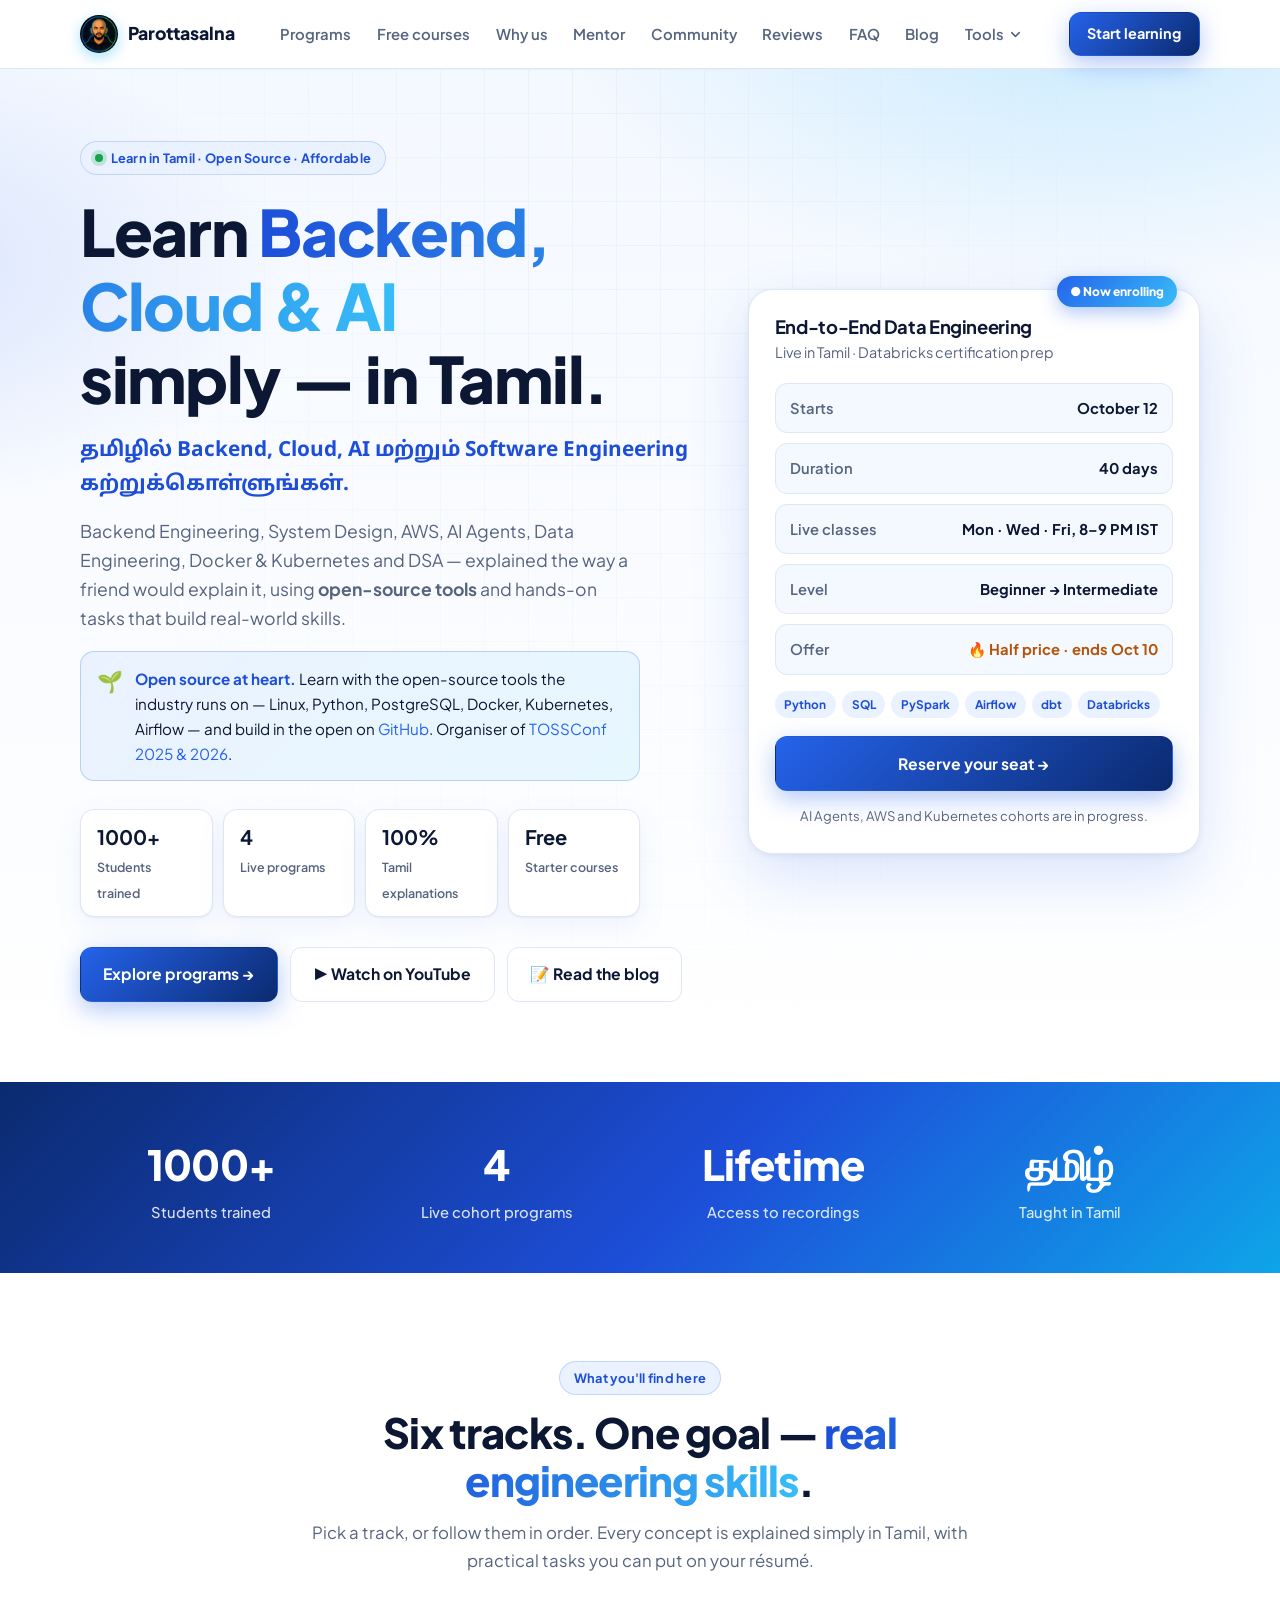
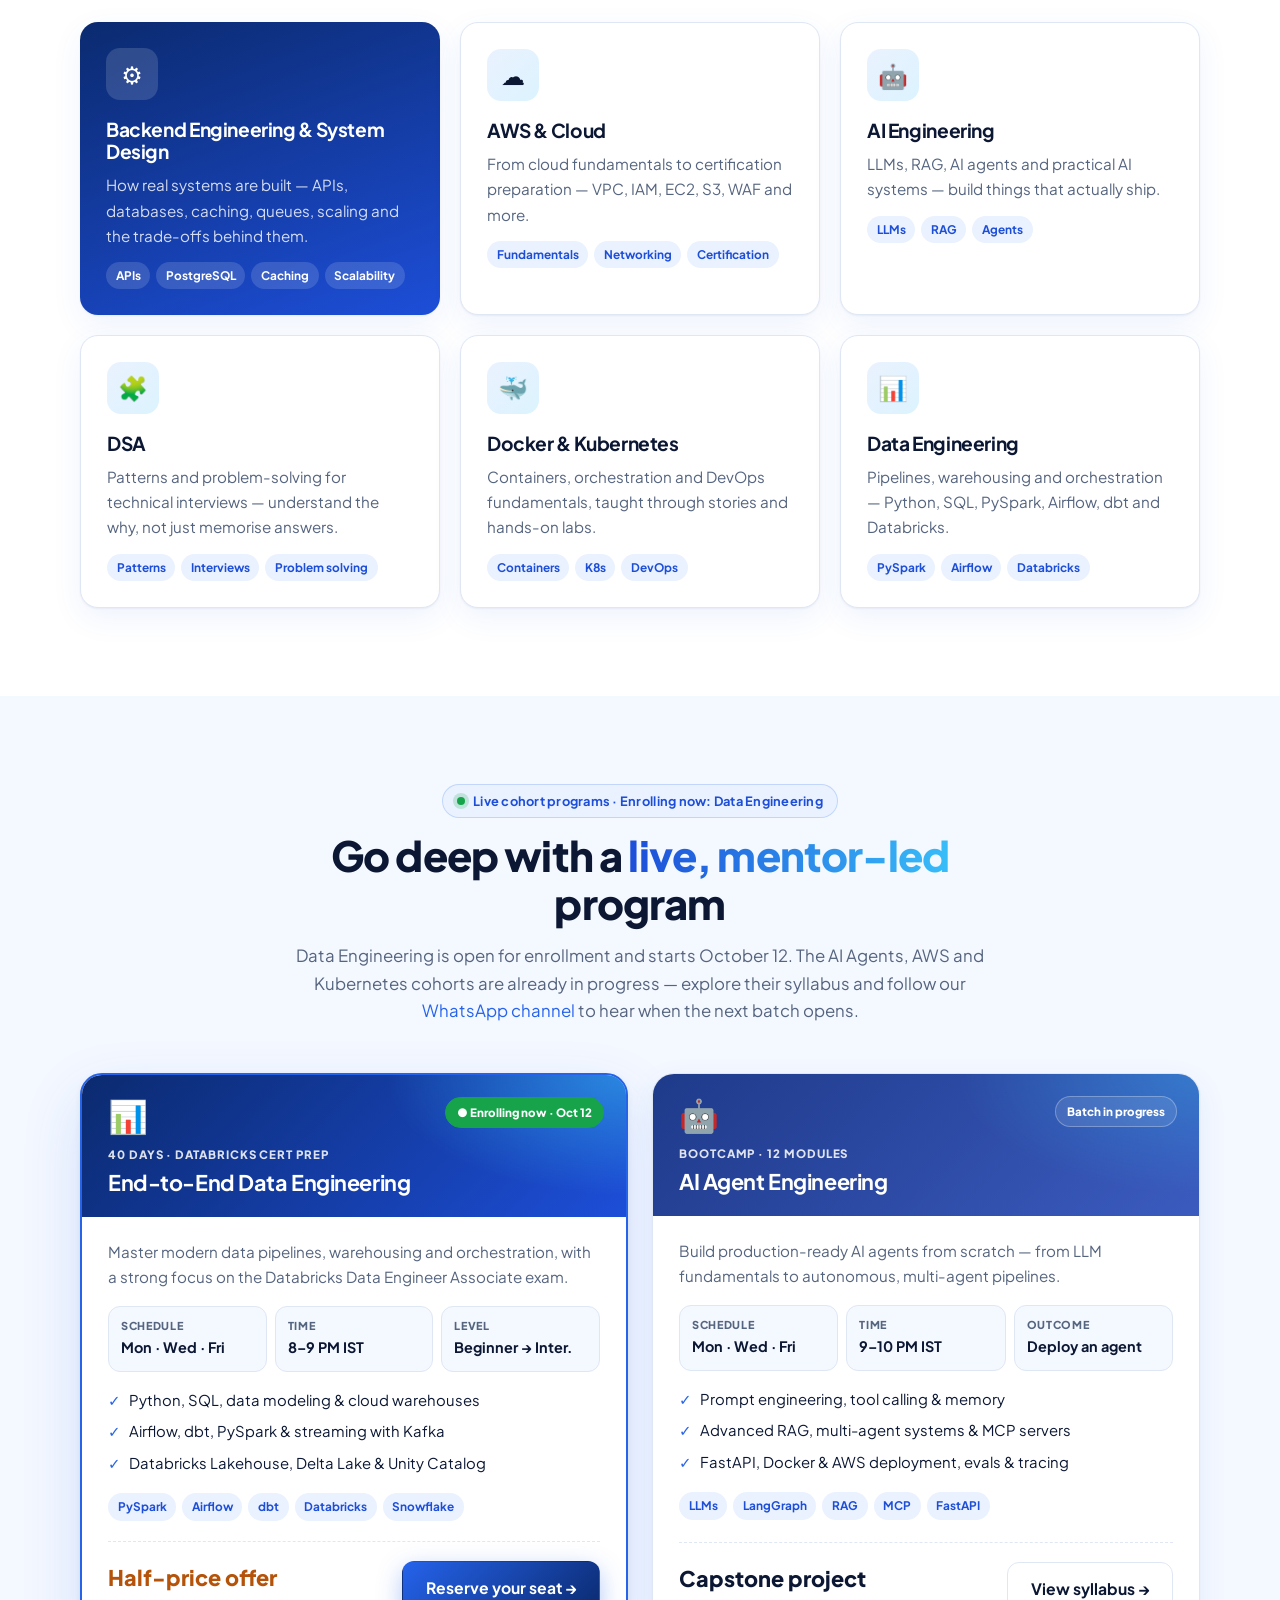
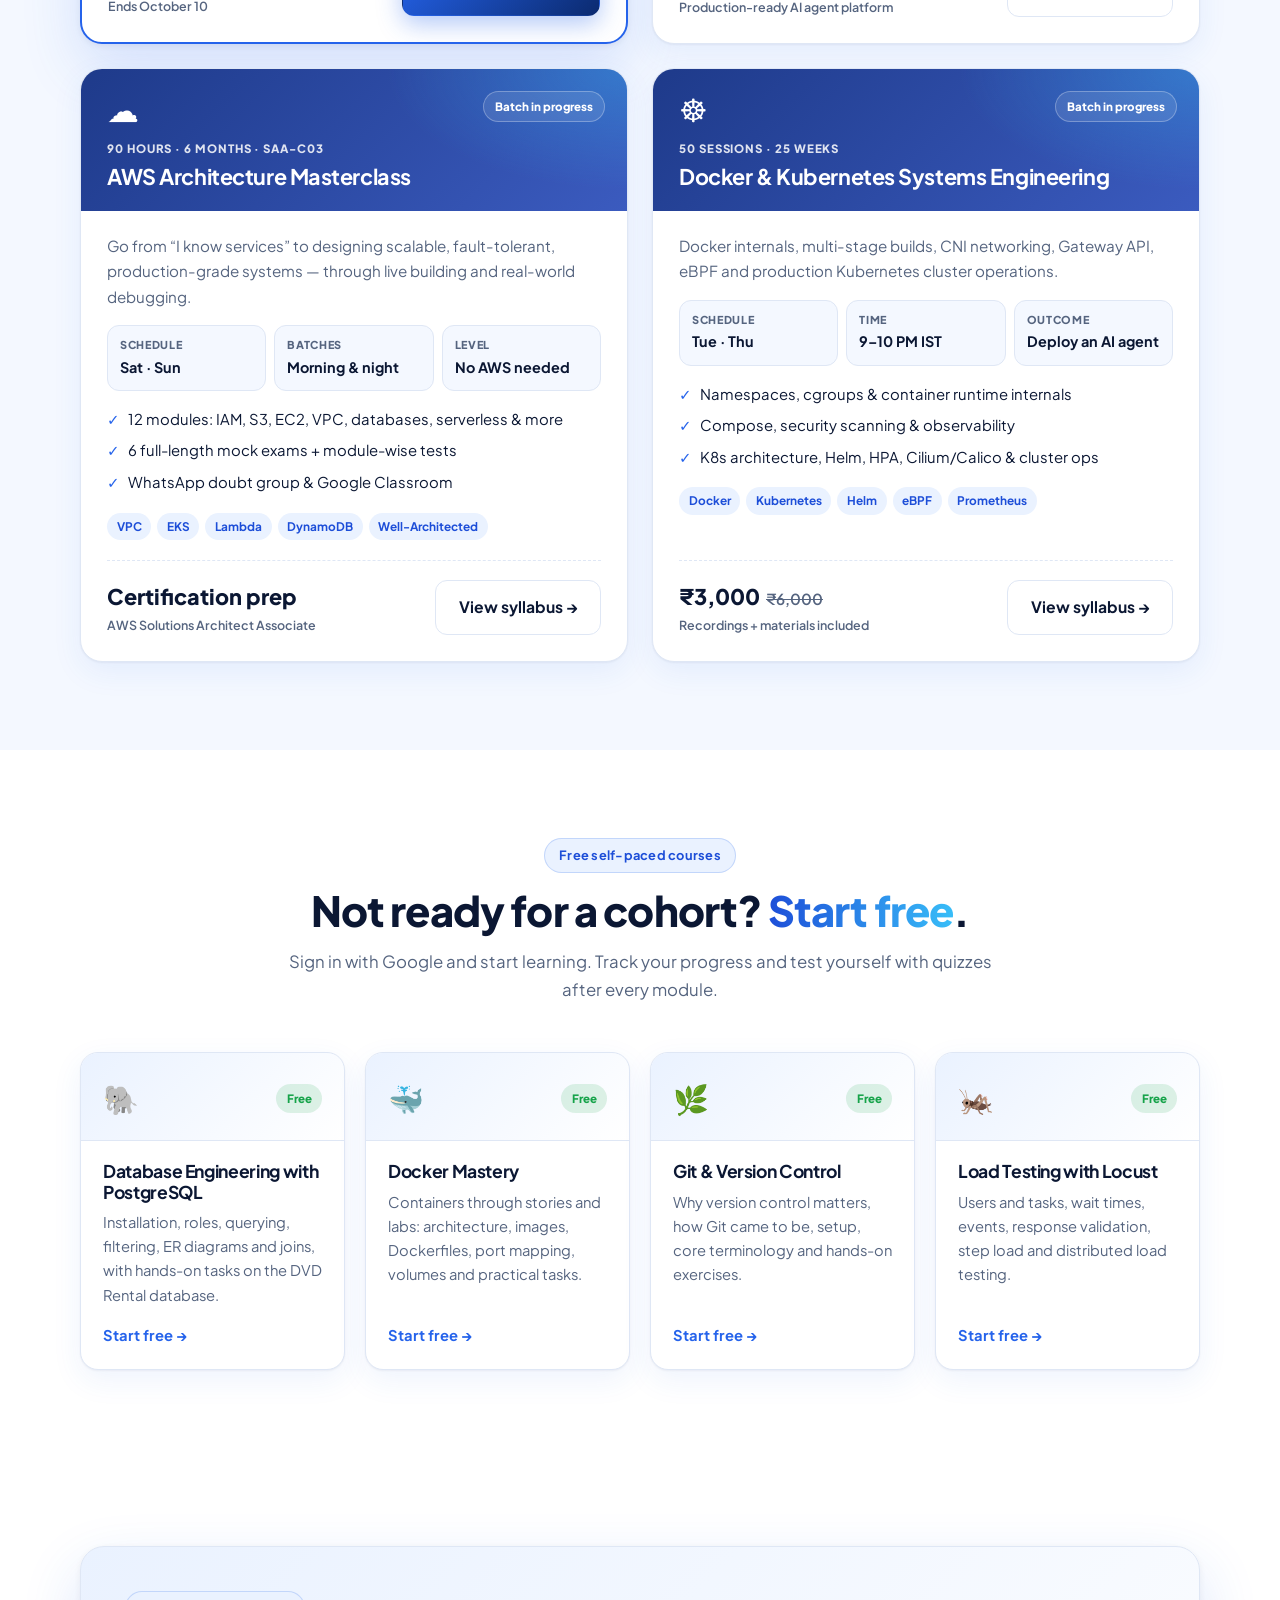
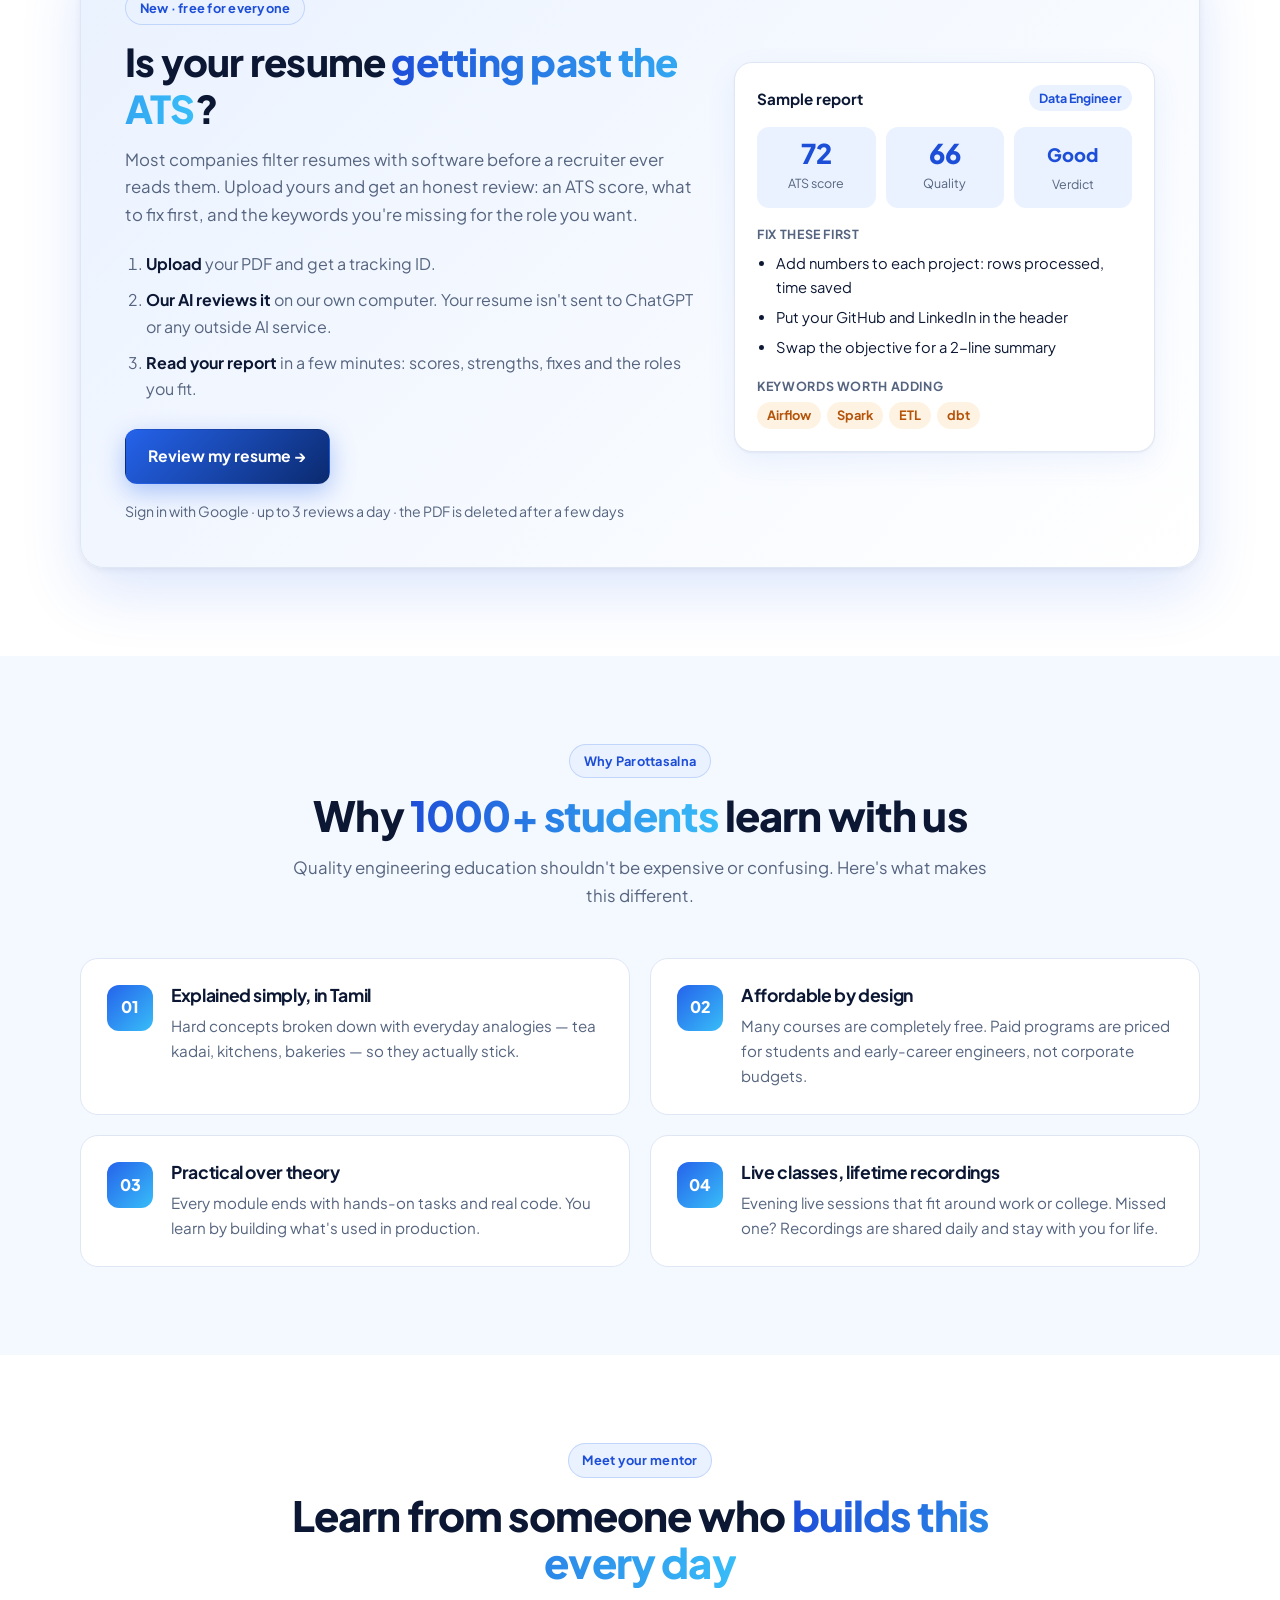
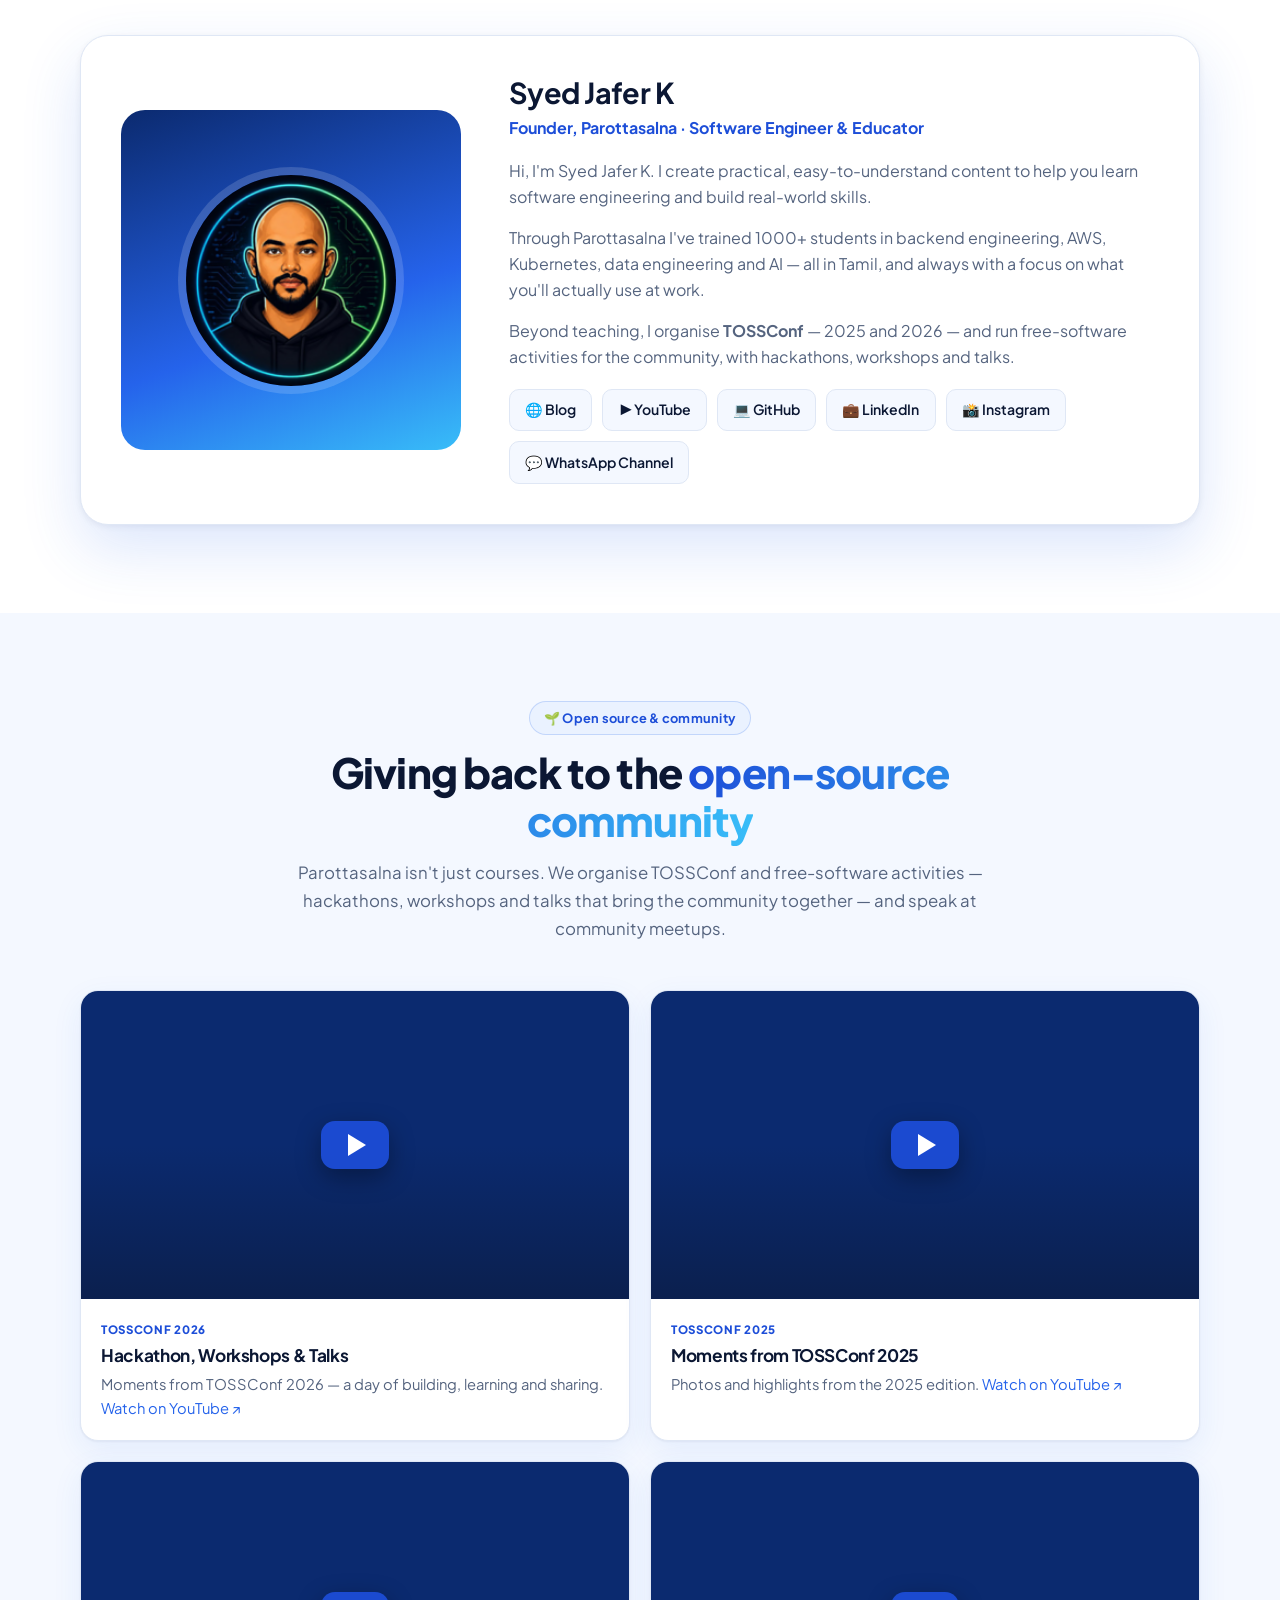
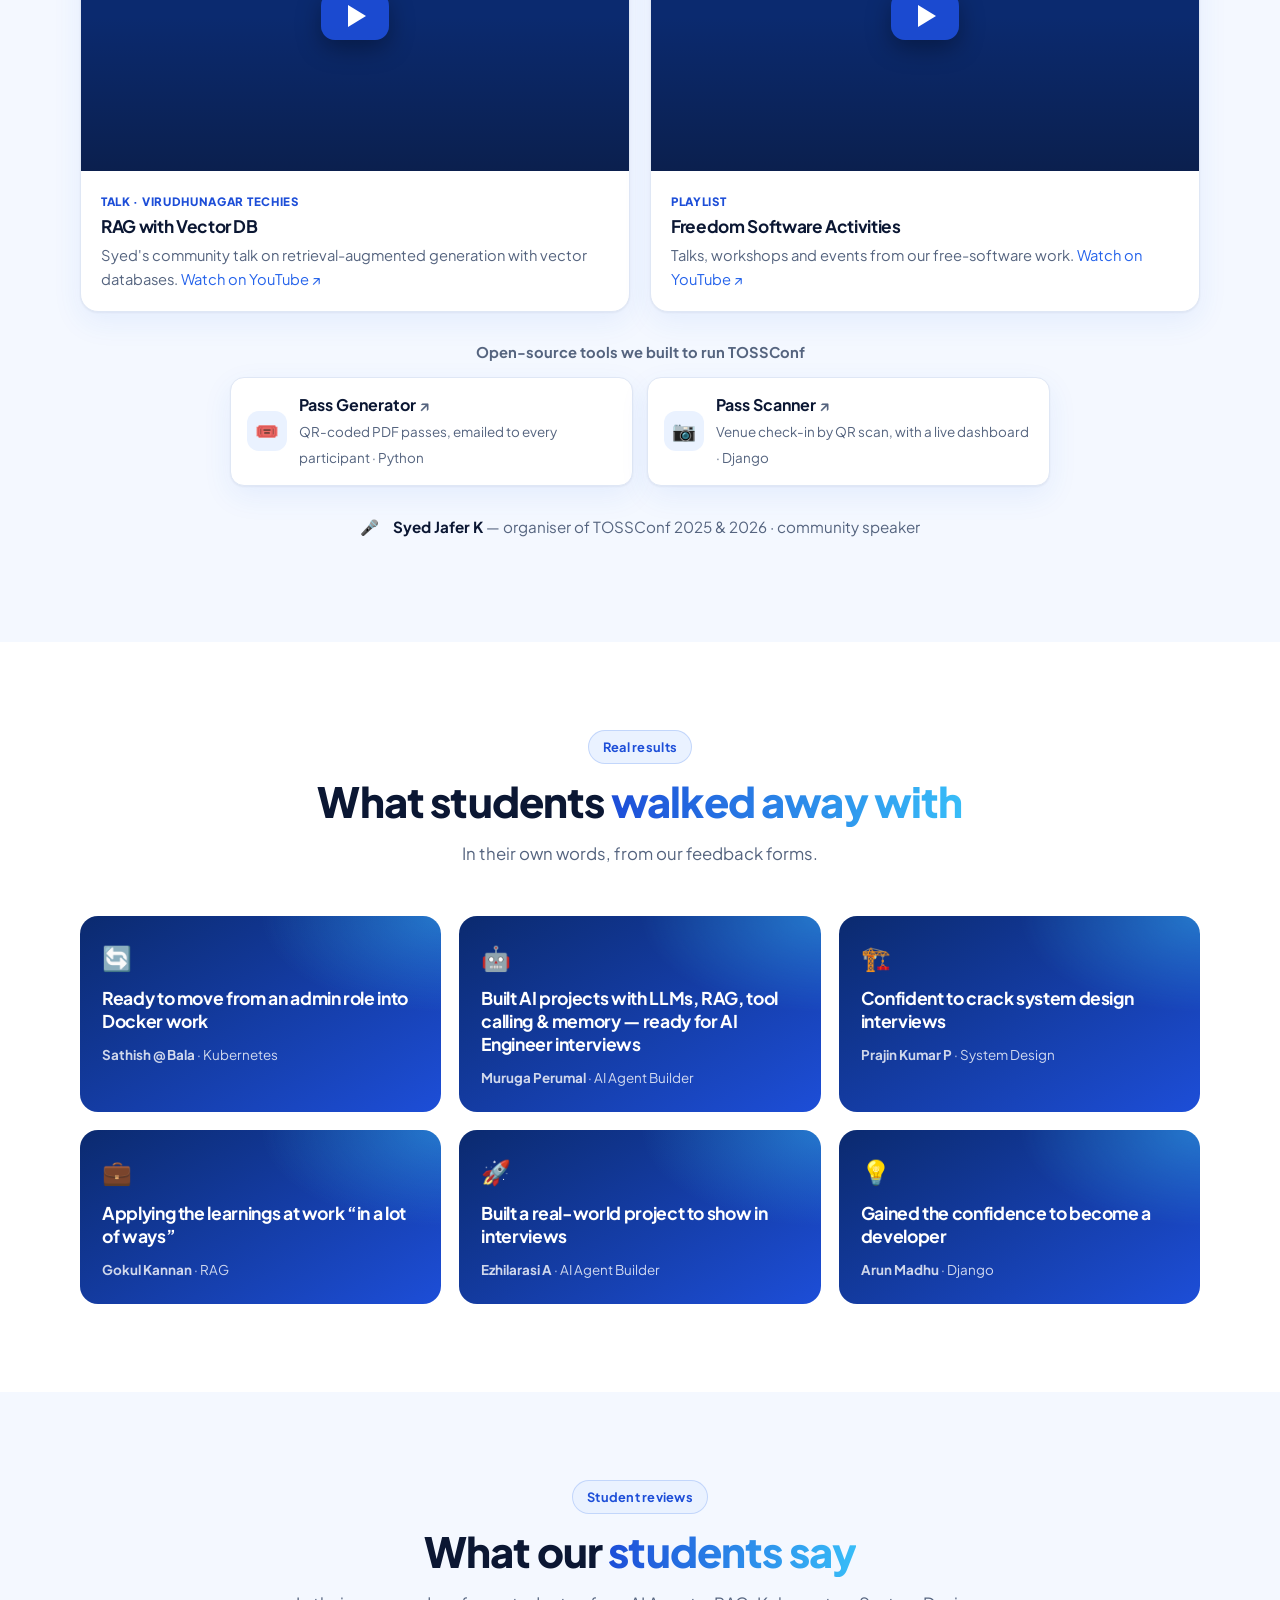
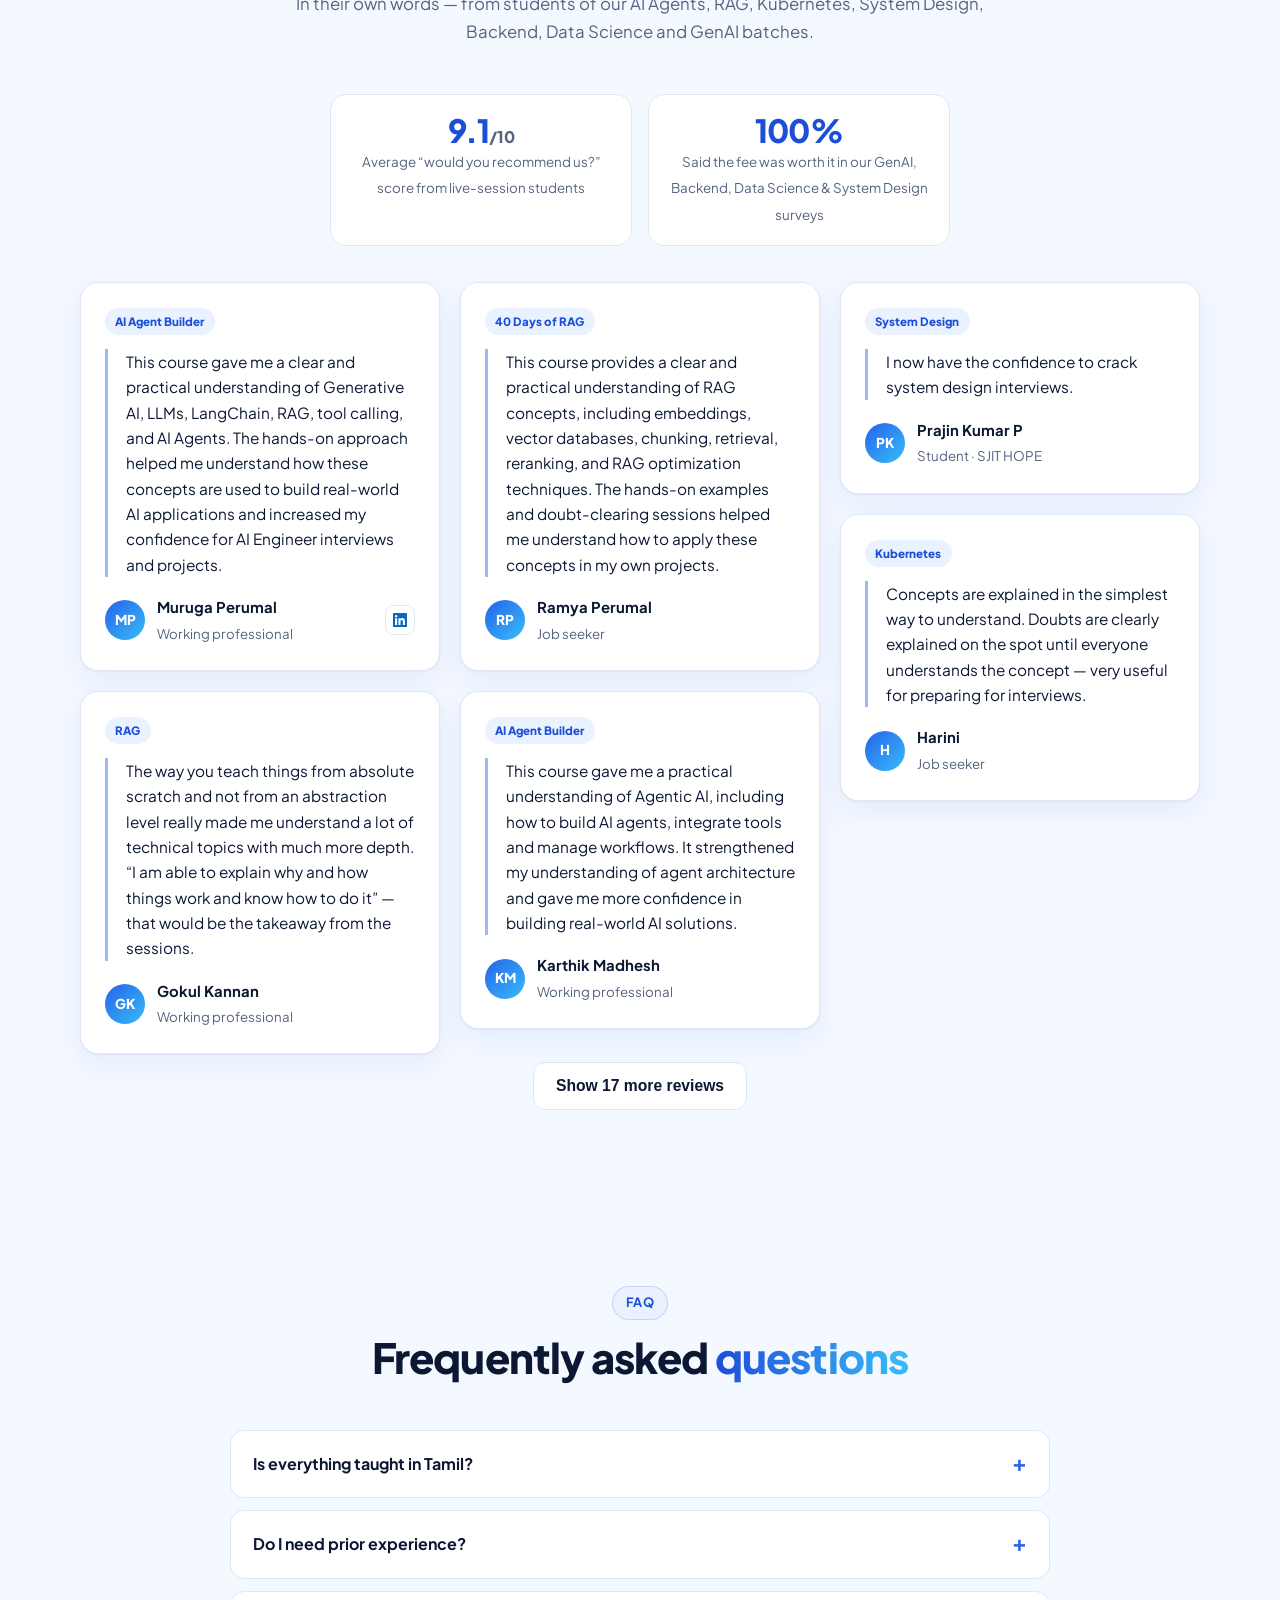
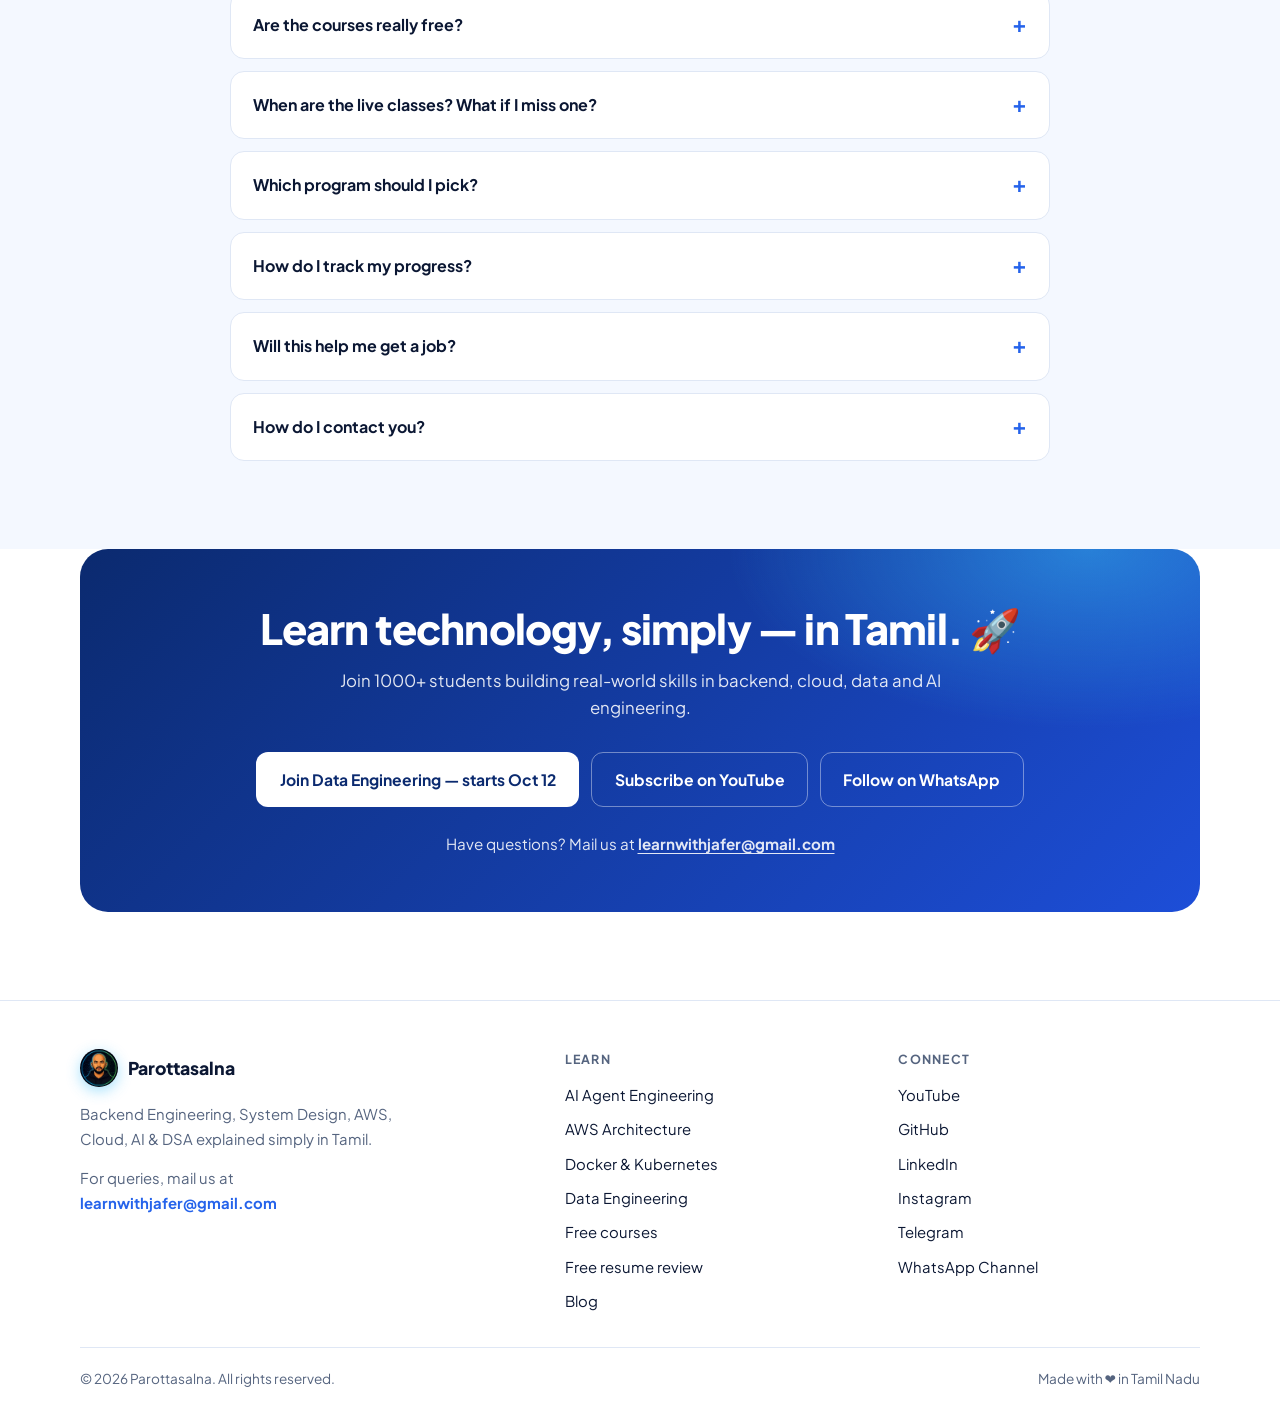
<file: index.html>
<!doctype html>
<html lang="en">
<head>
  <meta charset="utf-8">
  <script src="assets/js/analytics.js"></script>
  <meta name="viewport" content="width=device-width, initial-scale=1">
  <title>Parottasalna — Learn Backend, Cloud & AI in Tamil</title>
  <meta name="description" content="Backend Engineering, System Design, AWS, Cloud, AI & DSA explained simply in Tamil. Affordable, practical courses by Syed Jafer K — 1000+ students trained.">
  <meta name="theme-color" content="#1d4ed8">
  <link rel="icon" href="favicon-48.png" type="image/png">
  <link rel="preconnect" href="https://fonts.googleapis.com">
  <link rel="preconnect" href="https://fonts.gstatic.com" crossorigin>
  <link href="https://fonts.googleapis.com/css2?family=Plus+Jakarta+Sans:wght@400;500;600;700;800&family=Noto+Sans+Tamil:wght@500;700&display=swap" rel="stylesheet">
  <link rel="stylesheet" href="assets/css/site.css">
</head>
<body>

<!-- ============ NAV ============ -->
<header class="nav">
  <div class="wrap nav-in">
    <a class="brand" href="#top"><img src="logo-192.png" alt="">Parottasalna</a>
    <nav class="nav-links" id="nav-links" aria-label="Primary">
      <a href="#programs">Programs</a>
      <a href="#courses">Free courses</a>
      <a href="#why">Why us</a>
      <a href="#mentor">Mentor</a>
      <a href="#community">Community</a>
      <a href="#reviews">Reviews</a>
      <a href="#faq">FAQ</a>
      <a href="https://learn.parottasalna.com/blog/">Blog</a>
      <div class="nav-drop">
        <button class="drop-btn" type="button" aria-expanded="false" aria-controls="tools-menu">Tools
          <svg viewBox="0 0 24 24" fill="none" stroke="currentColor" stroke-width="2.4" stroke-linecap="round" stroke-linejoin="round" aria-hidden="true"><path d="m6 9 6 6 6-6"/></svg>
        </button>
        <div class="drop-menu" id="tools-menu">
          <a href="tools/kanban/">
            <span class="ic">🗂️</span>
            <span><b>Kanban board</b></span>
          </a>
          <a href="tools/dsa-tracker/">
            <span class="ic">✅</span>
            <span><b>DSA tracker</b></span>
          </a>
          <a href="tools/pomodoro/">
            <span class="ic">🍅</span>
            <span><b>Pomodoro timer</b></span>
          </a>
          <a href="tools/qr-builder/">
            <span class="ic">🔳</span>
            <span><b>QR code builder</b></span>
          </a>
          <a href="https://syedjaferk.github.io/tamil-osm-name-gap-finder/" target="_blank" rel="noopener">
            <span class="ic">🗺️</span>
            <span><b>Tamil Name Gap Finder ↗</b></span>
          </a>
          <a class="all-tools" href="tools/">All tools →</a>
        </div>
      </div>
    </nav>
    <div class="nav-right">
      <a class="btn btn-primary" href="https://learn.parottasalna.com/">Start learning</a>
      <button class="menu-btn" type="button" aria-label="Open menu" aria-controls="nav-links" aria-expanded="false">
        <svg viewBox="0 0 24 24" fill="none" stroke="currentColor" stroke-width="2" stroke-linecap="round"><path d="M4 7h16M4 12h16M4 17h16"/></svg>
      </button>
    </div>
  </div>
</header>

<main id="top">

<!-- ============ HERO ============ -->
<section class="hero">
  <div class="wrap hero-grid">
    <div>
      <span class="eyebrow"><span class="dot"></span> Learn in Tamil · Open Source · Affordable</span>
      <h1>Learn <span class="grad">Backend, Cloud &amp; AI</span><br>simply — in Tamil.</h1>
      <p class="tamil ta">தமிழில் Backend, Cloud, AI மற்றும் Software Engineering கற்றுக்கொள்ளுங்கள்.</p>
      <p class="lead">Backend Engineering, System Design, AWS, AI Agents, Data Engineering, Docker &amp; Kubernetes and DSA — explained the way a friend would explain it, using <strong>open-source tools</strong> and hands-on tasks that build real-world skills.</p>
      <p class="oss"><span class="ic">🌱</span><span><b>Open source at heart.</b> Learn with the open-source tools the industry runs on — Linux, Python, PostgreSQL, Docker, Kubernetes, Airflow — and build in the open on <a href="https://github.com/syedjaferk/" target="_blank" rel="noopener">GitHub</a>. Organiser of <a href="#community">TOSSConf 2025 &amp; 2026</a>.</span></p>

      <div class="chips">
        <div class="chip"><b>1000+</b><span>Students trained</span></div>
        <div class="chip"><b>4</b><span>Live programs</span></div>
        <div class="chip"><b>100%</b><span>Tamil explanations</span></div>
        <div class="chip"><b>Free</b><span>Starter courses</span></div>
      </div>

      <div class="cta-row">
        <a class="btn btn-primary" href="#programs">Explore programs →</a>
        <a class="btn btn-ghost" href="https://www.youtube.com/@parottasalnatech" target="_blank" rel="noopener">▶ Watch on YouTube</a>
        <a class="btn btn-ghost" href="https://learn.parottasalna.com/blog/">📝 Read the blog</a>
      </div>
    </div>

    <aside class="hero-card" aria-label="Now enrolling: End-to-End Data Engineering">
      <span class="tag">● Now enrolling</span>
      <h3>End-to-End Data Engineering</h3>
      <p class="sub">Live in Tamil · Databricks certification prep</p>
      <dl class="kv">
        <div><dt>Starts</dt><dd>October 12</dd></div>
        <div><dt>Duration</dt><dd>40 days</dd></div>
        <div><dt>Live classes</dt><dd>Mon · Wed · Fri, 8–9 PM IST</dd></div>
        <div><dt>Level</dt><dd>Beginner → Intermediate</dd></div>
        <div class="hot"><dt>Offer</dt><dd>🔥 Half price · ends Oct 10</dd></div>
      </dl>
      <div class="tags"><span>Python</span><span>SQL</span><span>PySpark</span><span>Airflow</span><span>dbt</span><span>Databricks</span></div>
      <a class="btn btn-primary" href="https://dataengineering.parottasalna.com/" target="_blank" rel="noopener">Reserve your seat →</a>
      <p class="soon">AI Agents, AWS and Kubernetes cohorts are in progress.</p>
    </aside>
  </div>
</section>

<!-- ============ STATS ============ -->
<div class="band">
  <div class="wrap stats">
    <div><b>1000+</b><span>Students trained</span></div>
    <div><b>4</b><span>Live cohort programs</span></div>
    <div><b>Lifetime</b><span>Access to recordings</span></div>
    <div><b>தமிழ்</b><span>Taught in Tamil</span></div>
  </div>
</div>

<!-- ============ TRACKS ============ -->
<section id="tracks">
  <div class="wrap">
    <div class="sec-head reveal">
      <span class="eyebrow">What you'll find here</span>
      <h2>Six tracks. One goal — <span class="grad">real engineering skills</span>.</h2>
      <p>Pick a track, or follow them in order. Every concept is explained simply in Tamil, with practical tasks you can put on your résumé.</p>
    </div>
    <div class="tracks">
      <article class="track feature reveal">
        <div class="ic">⚙️</div>
        <h3>Backend Engineering &amp; System Design</h3>
        <p>How real systems are built — APIs, databases, caching, queues, scaling and the trade-offs behind them.</p>
        <div class="tags"><span>APIs</span><span>PostgreSQL</span><span>Caching</span><span>Scalability</span></div>
      </article>
      <article class="track reveal">
        <div class="ic">☁️</div>
        <h3>AWS &amp; Cloud</h3>
        <p>From cloud fundamentals to certification preparation — VPC, IAM, EC2, S3, WAF and more.</p>
        <div class="tags"><span>Fundamentals</span><span>Networking</span><span>Certification</span></div>
      </article>
      <article class="track reveal">
        <div class="ic">🤖</div>
        <h3>AI Engineering</h3>
        <p>LLMs, RAG, AI agents and practical AI systems — build things that actually ship.</p>
        <div class="tags"><span>LLMs</span><span>RAG</span><span>Agents</span></div>
      </article>
      <article class="track reveal">
        <div class="ic">🧩</div>
        <h3>DSA</h3>
        <p>Patterns and problem-solving for technical interviews — understand the why, not just memorise answers.</p>
        <div class="tags"><span>Patterns</span><span>Interviews</span><span>Problem solving</span></div>
      </article>
      <article class="track reveal">
        <div class="ic">🐳</div>
        <h3>Docker &amp; Kubernetes</h3>
        <p>Containers, orchestration and DevOps fundamentals, taught through stories and hands-on labs.</p>
        <div class="tags"><span>Containers</span><span>K8s</span><span>DevOps</span></div>
      </article>
      <article class="track reveal">
        <div class="ic">📊</div>
        <h3>Data Engineering</h3>
        <p>Pipelines, warehousing and orchestration — Python, SQL, PySpark, Airflow, dbt and Databricks.</p>
        <div class="tags"><span>PySpark</span><span>Airflow</span><span>Databricks</span></div>
      </article>
    </div>
  </div>
</section>

<!-- ============ PROGRAMS ============ -->
<section id="programs" class="soft">
  <div class="wrap">
    <div class="sec-head reveal">
      <span class="eyebrow"><span class="dot"></span> Live cohort programs · Enrolling now: Data Engineering</span>
      <h2>Go deep with a <span class="grad">live, mentor-led</span> program</h2>
      <p>Data Engineering is open for enrollment and starts October 12. The AI Agents, AWS and Kubernetes cohorts are already in progress — explore their syllabus and follow our <a href="https://whatsapp.com/channel/0029Vavu8mF2v1IpaPd9np0s" target="_blank" rel="noopener">WhatsApp channel</a> to hear when the next batch opens.</p>
    </div>
    <div class="programs">

      <article class="program now reveal">
        <div class="head">
          <span class="live on">● Enrolling now · Oct 12</span>
          <div class="emoji">📊</div>
          <span class="kicker">40 days · Databricks cert prep</span>
          <h3>End-to-End Data Engineering</h3>
        </div>
        <div class="body">
          <p>Master modern data pipelines, warehousing and orchestration, with a strong focus on the Databricks Data Engineer Associate exam.</p>
          <div class="facts">
            <div><small>Schedule</small><b>Mon · Wed · Fri</b></div>
            <div><small>Time</small><b>8–9 PM IST</b></div>
            <div><small>Level</small><b>Beginner → Inter.</b></div>
          </div>
          <ul>
            <li>Python, SQL, data modeling &amp; cloud warehouses</li>
            <li>Airflow, dbt, PySpark &amp; streaming with Kafka</li>
            <li>Databricks Lakehouse, Delta Lake &amp; Unity Catalog</li>
          </ul>
          <div class="tags"><span>PySpark</span><span>Airflow</span><span>dbt</span><span>Databricks</span><span>Snowflake</span></div>
          <div class="foot-row">
            <!-- TODO: add price; offer ends Oct 10 -->
            <div class="cost offer">Half-price offer<small>Ends October 10</small></div>
            <a class="btn btn-primary" href="https://dataengineering.parottasalna.com/" target="_blank" rel="noopener">Reserve your seat →</a>
          </div>
        </div>
      </article>

      <article class="program running reveal">
        <div class="head">
          <span class="live busy">Batch in progress</span>
          <div class="emoji">🤖</div>
          <span class="kicker">Bootcamp · 12 modules</span>
          <h3>AI Agent Engineering</h3>
        </div>
        <div class="body">
          <p>Build production-ready AI agents from scratch — from LLM fundamentals to autonomous, multi-agent pipelines.</p>
          <div class="facts">
            <div><small>Schedule</small><b>Mon · Wed · Fri</b></div>
            <div><small>Time</small><b>9–10 PM IST</b></div>
            <div><small>Outcome</small><b>Deploy an agent</b></div>
          </div>
          <ul>
            <li>Prompt engineering, tool calling &amp; memory</li>
            <li>Advanced RAG, multi-agent systems &amp; MCP servers</li>
            <li>FastAPI, Docker &amp; AWS deployment, evals &amp; tracing</li>
          </ul>
          <div class="tags"><span>LLMs</span><span>LangGraph</span><span>RAG</span><span>MCP</span><span>FastAPI</span></div>
          <div class="foot-row">
            <!-- TODO: add price -->
            <div class="cost">Capstone project<small>Production-ready AI agent platform</small></div>
            <a class="btn btn-ghost" href="https://aiagents.parottasalna.com/" target="_blank" rel="noopener">View syllabus →</a>
          </div>
        </div>
      </article>

      <article class="program running reveal">
        <div class="head">
          <span class="live busy">Batch in progress</span>
          <div class="emoji">☁️</div>
          <span class="kicker">90 hours · 6 months · SAA-C03</span>
          <h3>AWS Architecture Masterclass</h3>
        </div>
        <div class="body">
          <p>Go from “I know services” to designing scalable, fault-tolerant, production-grade systems — through live building and real-world debugging.</p>
          <div class="facts">
            <div><small>Schedule</small><b>Sat · Sun</b></div>
            <div><small>Batches</small><b>Morning &amp; night</b></div>
            <div><small>Level</small><b>No AWS needed</b></div>
          </div>
          <ul>
            <li>12 modules: IAM, S3, EC2, VPC, databases, serverless &amp; more</li>
            <li>6 full-length mock exams + module-wise tests</li>
            <li>WhatsApp doubt group &amp; Google Classroom</li>
          </ul>
          <div class="tags"><span>VPC</span><span>EKS</span><span>Lambda</span><span>DynamoDB</span><span>Well-Architected</span></div>
          <div class="foot-row">
            <!-- TODO: add price -->
            <div class="cost">Certification prep<small>AWS Solutions Architect Associate</small></div>
            <a class="btn btn-ghost" href="https://aws.parottasalna.com/" target="_blank" rel="noopener">View syllabus →</a>
          </div>
        </div>
      </article>

      <article class="program running reveal">
        <div class="head">
          <span class="live busy">Batch in progress</span>
          <div class="emoji">☸️</div>
          <span class="kicker">50 sessions · 25 weeks</span>
          <h3>Docker &amp; Kubernetes Systems Engineering</h3>
        </div>
        <div class="body">
          <p>Docker internals, multi-stage builds, CNI networking, Gateway API, eBPF and production Kubernetes cluster operations.</p>
          <div class="facts">
            <div><small>Schedule</small><b>Tue · Thu</b></div>
            <div><small>Time</small><b>9–10 PM IST</b></div>
            <div><small>Outcome</small><b>Deploy an AI agent</b></div>
          </div>
          <ul>
            <li>Namespaces, cgroups &amp; container runtime internals</li>
            <li>Compose, security scanning &amp; observability</li>
            <li>K8s architecture, Helm, HPA, Cilium/Calico &amp; cluster ops</li>
          </ul>
          <div class="tags"><span>Docker</span><span>Kubernetes</span><span>Helm</span><span>eBPF</span><span>Prometheus</span></div>
          <div class="foot-row">
            <div class="cost">₹3,000<s>₹6,000</s><small>Recordings + materials included</small></div>
            <a class="btn btn-ghost" href="https://kubeengineering.parottasalna.com/" target="_blank" rel="noopener">View syllabus →</a>
          </div>
        </div>
      </article>

    </div>
  </div>
</section>

<!-- ============ FREE COURSES ============ -->
<section id="courses">
  <div class="wrap">
    <div class="sec-head reveal">
      <span class="eyebrow">Free self-paced courses</span>
      <h2>Not ready for a cohort? <span class="grad">Start free</span>.</h2>
      <p>Sign in with Google and start learning. Track your progress and test yourself with quizzes after every module.</p>
    </div>
    <div class="courses">
      <article class="course reveal">
        <div class="top"><span class="emoji">🐘</span><span class="badge free">Free</span></div>
        <div class="body">
          <h3>Database Engineering with PostgreSQL</h3>
          <p>Installation, roles, querying, filtering, ER diagrams and joins, with hands-on tasks on the DVD Rental database.</p>
          <a class="more" href="https://learn.parottasalna.com/">Start free →</a>
        </div>
      </article>
      <article class="course reveal">
        <div class="top"><span class="emoji">🐳</span><span class="badge free">Free</span></div>
        <div class="body">
          <h3>Docker Mastery</h3>
          <p>Containers through stories and labs: architecture, images, Dockerfiles, port mapping, volumes and practical tasks.</p>
          <a class="more" href="https://learn.parottasalna.com/">Start free →</a>
        </div>
      </article>
      <article class="course reveal">
        <div class="top"><span class="emoji">🌿</span><span class="badge free">Free</span></div>
        <div class="body">
          <h3>Git &amp; Version Control</h3>
          <p>Why version control matters, how Git came to be, setup, core terminology and hands-on exercises.</p>
          <a class="more" href="https://learn.parottasalna.com/">Start free →</a>
        </div>
      </article>
      <article class="course reveal">
        <div class="top"><span class="emoji">🦗</span><span class="badge free">Free</span></div>
        <div class="body">
          <h3>Load Testing with Locust</h3>
          <p>Users and tasks, wait times, events, response validation, step load and distributed load testing.</p>
          <a class="more" href="https://learn.parottasalna.com/">Start free →</a>
        </div>
      </article>
    </div>
  </div>
</section>

<!-- ============ RESUME REVIEW ============ -->
<section id="resume">
  <div class="wrap">
    <div class="resume-card reveal">
      <div class="resume-copy">
        <span class="eyebrow">New · free for everyone</span>
        <h2>Is your resume <span class="grad">getting past the ATS</span>?</h2>
        <p>Most companies filter resumes with software before a recruiter ever reads them. Upload yours and get an
          honest review: an ATS score, what to fix first, and the keywords you're missing for the role you want.</p>
        <ol class="resume-steps">
          <li><b>Upload</b> your PDF and get a tracking ID.</li>
          <li><b>Our AI reviews it</b> on our own computer. Your resume isn't sent to ChatGPT or any outside AI service.</li>
          <li><b>Read your report</b> in a few minutes: scores, strengths, fixes and the roles you fit.</li>
        </ol>
        <div class="resume-cta">
          <a class="btn btn-primary" href="https://learn.parottasalna.com/resume-review/">Review my resume →</a>
          <span class="resume-note">Sign in with Google · up to 3 reviews a day · the PDF is deleted after a few days</span>
        </div>
      </div>
      <div class="resume-sample" aria-label="Example report">
        <div class="sample-head"><span>Sample report</span><span class="sample-tag">Data Engineer</span></div>
        <div class="sample-scores">
          <div><b>72</b><span>ATS score</span></div>
          <div><b>66</b><span>Quality</span></div>
          <div><b class="word">Good</b><span>Verdict</span></div>
        </div>
        <p class="sample-label">Fix these first</p>
        <ul class="sample-fixes">
          <li>Add numbers to each project: rows processed, time saved</li>
          <li>Put your GitHub and LinkedIn in the header</li>
          <li>Swap the objective for a 2-line summary</li>
        </ul>
        <p class="sample-label">Keywords worth adding</p>
        <p class="sample-chips"><span>Airflow</span><span>Spark</span><span>ETL</span><span>dbt</span></p>
      </div>
    </div>
  </div>
</section>

<!-- ============ WHY ============ -->
<section id="why" class="soft">
  <div class="wrap">
    <div class="sec-head reveal">
      <span class="eyebrow">Why Parottasalna</span>
      <h2>Why <span class="grad">1000+ students</span> learn with us</h2>
      <p>Quality engineering education shouldn't be expensive or confusing. Here's what makes this different.</p>
    </div>
    <div class="why">
      <div class="why-item reveal"><div class="num">01</div><div><h3>Explained simply, in Tamil</h3><p>Hard concepts broken down with everyday analogies — tea kadai, kitchens, bakeries — so they actually stick.</p></div></div>
      <div class="why-item reveal"><div class="num">02</div><div><h3>Affordable by design</h3><p>Many courses are completely free. Paid programs are priced for students and early-career engineers, not corporate budgets.</p></div></div>
      <div class="why-item reveal"><div class="num">03</div><div><h3>Practical over theory</h3><p>Every module ends with hands-on tasks and real code. You learn by building what's used in production.</p></div></div>
      <div class="why-item reveal"><div class="num">04</div><div><h3>Live classes, lifetime recordings</h3><p>Evening live sessions that fit around work or college. Missed one? Recordings are shared daily and stay with you for life.</p></div></div>
    </div>
  </div>
</section>

<!-- ============ MENTOR ============ -->
<section id="mentor">
  <div class="wrap">
    <div class="sec-head reveal">
      <span class="eyebrow">Meet your mentor</span>
      <h2>Learn from someone who <span class="grad">builds this every day</span></h2>
    </div>
    <div class="mentor reveal">
      <div class="mentor-photo"><img src="logo-192.png" alt="Syed Jafer K"></div>
      <div>
        <h3>Syed Jafer K</h3>
        <div class="role">Founder, Parottasalna · Software Engineer &amp; Educator</div>
        <p>Hi, I'm Syed Jafer K. I create practical, easy-to-understand content to help you learn software engineering and build real-world skills.</p>
        <p>Through Parottasalna I've trained 1000+ students in backend engineering, AWS, Kubernetes, data engineering and AI — all in Tamil, and always with a focus on what you'll actually use at work.</p>
        <p>Beyond teaching, I organise <b>TOSSConf</b> — 2025 and 2026 — and run free-software activities for the community, with hackathons, workshops and talks.</p>
        <div class="socials">
          <a href="https://learn.parottasalna.com/blog/">🌐 Blog</a>
          <a href="https://www.youtube.com/@parottasalnatech" target="_blank" rel="noopener">▶ YouTube</a>
          <a href="https://github.com/syedjaferk/" target="_blank" rel="noopener">💻 GitHub</a>
          <a href="https://www.linkedin.com/in/syedjaferk" target="_blank" rel="noopener">💼 LinkedIn</a>
          <a href="https://www.instagram.com/parottasalna.official/" target="_blank" rel="noopener">📸 Instagram</a>
          <a href="https://whatsapp.com/channel/0029Vavu8mF2v1IpaPd9np0s" target="_blank" rel="noopener">💬 WhatsApp Channel</a>
        </div>
      </div>
    </div>
  </div>
</section>

<!-- ============ COMMUNITY ============ -->
<section id="community" class="soft">
  <div class="wrap">
    <div class="sec-head reveal">
      <span class="eyebrow">🌱 Open source &amp; community</span>
      <h2>Giving back to the <span class="grad">open-source community</span></h2>
      <p>Parottasalna isn't just courses. We organise TOSSConf and free-software activities — hackathons, workshops and talks that bring the community together — and speak at community meetups.</p>
    </div>
    <div class="community">
      <article class="vid reveal">
        <button class="frame" type="button" data-src="https://www.youtube-nocookie.com/embed/GuvmuOk_qw4?autoplay=1" style="background-image:url('https://i.ytimg.com/vi/GuvmuOk_qw4/hqdefault.jpg')" aria-label="Play: Hackathon, Workshops &amp; Talks"><span class="play"></span></button>
        <div class="meta"><span>TOSSConf 2026</span><h3>Hackathon, Workshops &amp; Talks</h3><p>Moments from TOSSConf 2026 — a day of building, learning and sharing. <a href="https://www.youtube.com/watch?v=GuvmuOk_qw4" target="_blank" rel="noopener">Watch on YouTube ↗</a></p></div>
      </article>
      <article class="vid reveal">
        <button class="frame" type="button" data-src="https://www.youtube-nocookie.com/embed/mEUs3RG6Yq0?autoplay=1" style="background-image:url('https://i.ytimg.com/vi/mEUs3RG6Yq0/hqdefault.jpg')" aria-label="Play: Moments from TOSSConf 2025"><span class="play"></span></button>
        <div class="meta"><span>TOSSConf 2025</span><h3>Moments from TOSSConf 2025</h3><p>Photos and highlights from the 2025 edition. <a href="https://www.youtube.com/watch?v=mEUs3RG6Yq0" target="_blank" rel="noopener">Watch on YouTube ↗</a></p></div>
      </article>
      <article class="vid reveal">
        <button class="frame" type="button" data-src="https://www.youtube-nocookie.com/embed/7nQYUKG9oyM?autoplay=1" style="background-image:url('https://i.ytimg.com/vi/7nQYUKG9oyM/hqdefault.jpg')" aria-label="Play: RAG with Vector DB"><span class="play"></span></button>
        <div class="meta"><span>Talk · Virudhunagar Techies</span><h3>RAG with Vector DB</h3><p>Syed's community talk on retrieval-augmented generation with vector databases. <a href="https://www.youtube.com/watch?v=7nQYUKG9oyM" target="_blank" rel="noopener">Watch on YouTube ↗</a></p></div>
      </article>
      <article class="vid reveal">
        <button class="frame" type="button" data-src="https://www.youtube-nocookie.com/embed/videoseries?list=PLT9Dl6cGjqVM&autoplay=1" style="background-image:url('https://i.ytimg.com/vi/GuvmuOk_qw4/hqdefault.jpg')" aria-label="Play: Freedom Software Activities"><span class="play"></span></button>
        <div class="meta"><span>Playlist</span><h3>Freedom Software Activities</h3><p>Talks, workshops and events from our free-software work. <a href="https://www.youtube.com/playlist?list=PLT9Dl6cGjqVM" target="_blank" rel="noopener">Watch on YouTube ↗</a></p></div>
      </article>
    </div>
    <div class="oss-projects reveal">
      <p class="oss-label">Open-source tools we built to run TOSSConf</p>
      <div class="oss-links">
        <a href="https://github.com/tossconf/tossconf_pass_generator" target="_blank" rel="noopener"><span class="ic">🎟️</span><span><b>Pass Generator</b><small>QR-coded PDF passes, emailed to every participant · Python</small></span></a>
        <a href="https://github.com/tossconf/toss_pass_scanner" target="_blank" rel="noopener"><span class="ic">📷</span><span><b>Pass Scanner</b><small>Venue check-in by QR scan, with a live dashboard · Django</small></span></a>
      </div>
    </div>
    <p class="organiser reveal">🎤 <span><b>Syed Jafer K</b> — organiser of TOSSConf 2025 &amp; 2026 · community speaker</span></p>
  </div>
</section>

<!-- ============ OUTCOMES ============ -->
<!-- Taken from what students reported in feedback forms. TODO: add placements / role changes / hikes when confirmed. -->
<section id="outcomes">
  <div class="wrap">
    <div class="sec-head reveal">
      <span class="eyebrow">Real results</span>
      <h2>What students <span class="grad">walked away with</span></h2>
      <p>In their own words, from our feedback forms.</p>
    </div>
    <div class="outcomes">
      <div class="outcome reveal"><div class="ico">🔄</div><h3>Ready to move from an admin role into Docker work</h3><small><b>Sathish @ Bala</b> · Kubernetes</small></div>
      <div class="outcome reveal"><div class="ico">🤖</div><h3>Built AI projects with LLMs, RAG, tool calling &amp; memory — ready for AI Engineer interviews</h3><small><b>Muruga Perumal</b> · AI Agent Builder</small></div>
      <div class="outcome reveal"><div class="ico">🏗️</div><h3>Confident to crack system design interviews</h3><small><b>Prajin Kumar P</b> · System Design</small></div>
      <div class="outcome reveal"><div class="ico">💼</div><h3>Applying the learnings at work “in a lot of ways”</h3><small><b>Gokul Kannan</b> · RAG</small></div>
      <div class="outcome reveal"><div class="ico">🚀</div><h3>Built a real-world project to show in interviews</h3><small><b>Ezhilarasi A</b> · AI Agent Builder</small></div>
      <div class="outcome reveal"><div class="ico">💡</div><h3>Gained the confidence to become a developer</h3><small><b>Arun Madhu</b> · Django</small></div>
    </div>
  </div>
</section>

<!-- ============ REVIEWS ============ -->
<!-- Source: student feedback forms. Only responses that gave consent to share are shown, with names displayed as each student chose. -->
<section id="reviews" class="soft">
  <div class="wrap">
    <div class="sec-head reveal">
      <span class="eyebrow">Student reviews</span>
      <h2>What our <span class="grad">students say</span></h2>
      <p>In their own words — from students of our AI Agents, RAG, Kubernetes, System Design, Backend, Data Science and GenAI batches.</p>
    </div>
    <div class="score reveal">
      <div><b>9.1<span>/10</span></b><small>Average “would you recommend us?” score from live-session students</small></div>
      <div><b>100%</b><small>Said the fee was worth it in our GenAI, Backend, Data Science &amp; System Design surveys</small></div>
    </div>
    <div class="reviews" id="review-list">
      <figure class="review">
        <span class="course-tag">AI Agent Builder</span>
        <blockquote>This course gave me a clear and practical understanding of Generative AI, LLMs, LangChain, RAG, tool calling, and AI Agents. The hands-on approach helped me understand how these concepts are used to build real-world AI applications and increased my confidence for AI Engineer interviews and projects.</blockquote>
        <figcaption class="who"><div class="avatar">MP</div><div><b>Muruga Perumal</b><small>Working professional</small></div><a class="li" href="https://www.linkedin.com/in/muruga-perumal-iyadurai-7693592a7" target="_blank" rel="noopener" aria-label="Muruga Perumal on LinkedIn"><svg width="14" height="14" viewBox="0 0 24 24" fill="currentColor" aria-hidden="true"><path d="M20.45 20.45h-3.56v-5.57c0-1.33-.02-3.04-1.85-3.04-1.85 0-2.14 1.45-2.14 2.94v5.67H9.34V9h3.42v1.56h.05c.48-.9 1.64-1.85 3.37-1.85 3.6 0 4.27 2.37 4.27 5.46v6.28zM5.34 7.43a2.06 2.06 0 1 1 0-4.13 2.06 2.06 0 0 1 0 4.13zM7.12 20.45H3.56V9h3.56v11.45zM22.22 0H1.77C.79 0 0 .77 0 1.73v20.54C0 23.23.79 24 1.77 24h20.45c.98 0 1.78-.77 1.78-1.73V1.73C24 .77 23.2 0 22.22 0z"/></svg></a></figcaption>
      </figure>
      <figure class="review">
        <span class="course-tag">RAG</span>
        <blockquote>The way you teach things from absolute scratch and not from an abstraction level really made me understand a lot of technical topics with much more depth. “I am able to explain why and how things work and know how to do it” — that would be the takeaway from the sessions.</blockquote>
        <figcaption class="who"><div class="avatar">GK</div><div><b>Gokul Kannan</b><small>Working professional</small></div></figcaption>
      </figure>
      <figure class="review">
        <span class="course-tag">40 Days of RAG</span>
        <blockquote>This course provides a clear and practical understanding of RAG concepts, including embeddings, vector databases, chunking, retrieval, reranking, and RAG optimization techniques. The hands-on examples and doubt-clearing sessions helped me understand how to apply these concepts in my own projects.</blockquote>
        <figcaption class="who"><div class="avatar">RP</div><div><b>Ramya Perumal</b><small>Job seeker</small></div></figcaption>
      </figure>
      <figure class="review">
        <span class="course-tag">AI Agent Builder</span>
        <blockquote>This course gave me a practical understanding of Agentic AI, including how to build AI agents, integrate tools and manage workflows. It strengthened my understanding of agent architecture and gave me more confidence in building real-world AI solutions.</blockquote>
        <figcaption class="who"><div class="avatar">KM</div><div><b>Karthik Madhesh</b><small>Working professional</small></div></figcaption>
      </figure>
      <figure class="review">
        <span class="course-tag">System Design</span>
        <blockquote>I now have the confidence to crack system design interviews.</blockquote>
        <figcaption class="who"><div class="avatar">PK</div><div><b>Prajin Kumar P</b><small>Student · SJIT HOPE</small></div></figcaption>
      </figure>
      <figure class="review">
        <span class="course-tag">Kubernetes</span>
        <blockquote>Concepts are explained in the simplest way to understand. Doubts are clearly explained on the spot until everyone understands the concept — very useful for preparing for interviews.</blockquote>
        <figcaption class="who"><div class="avatar">H</div><div><b>Harini</b><small>Job seeker</small></div></figcaption>
      </figure>
      <figure class="review more">
        <span class="course-tag">Kubernetes</span>
        <blockquote>If you want to change your role with the current trend, he is the best — and you can learn in your mother tongue. I can now change my role and attend interviews confidently.</blockquote>
        <figcaption class="who"><div class="avatar">SB</div><div><b>Sathish @ Bala</b><small>Working professional</small></div></figcaption>
      </figure>
      <figure class="review more">
        <span class="course-tag">AI Agent Builder</span>
        <blockquote>The topics were taught in Tamil and English, the teacher&#x27;s knowledge was in depth and I could understand them clearly. I learnt AI agent architecture from the bottom up — it will definitely help in interviews.</blockquote>
        <figcaption class="who"><div class="avatar">KC</div><div><b>Krishnamurthy Chandrasekaran</b><small>Job seeker</small></div><a class="li" href="https://ca.linkedin.com/in/krishnamurthy-chandrasekaran" target="_blank" rel="noopener" aria-label="Krishnamurthy Chandrasekaran on LinkedIn"><svg width="14" height="14" viewBox="0 0 24 24" fill="currentColor" aria-hidden="true"><path d="M20.45 20.45h-3.56v-5.57c0-1.33-.02-3.04-1.85-3.04-1.85 0-2.14 1.45-2.14 2.94v5.67H9.34V9h3.42v1.56h.05c.48-.9 1.64-1.85 3.37-1.85 3.6 0 4.27 2.37 4.27 5.46v6.28zM5.34 7.43a2.06 2.06 0 1 1 0-4.13 2.06 2.06 0 0 1 0 4.13zM7.12 20.45H3.56V9h3.56v11.45zM22.22 0H1.77C.79 0 0 .77 0 1.73v20.54C0 23.23.79 24 1.77 24h20.45c.98 0 1.78-.77 1.78-1.73V1.73C24 .77 23.2 0 22.22 0z"/></svg></a></figcaption>
      </figure>
      <figure class="review more">
        <span class="course-tag">Django · Backend Mastery</span>
        <blockquote>Clear explanation with simple examples and a practical approach to real-time issues. You can learn the basics very clearly and gain the confidence to be a developer.</blockquote>
        <figcaption class="who"><div class="avatar">AM</div><div><b>Arun Madhu</b><small>Working professional</small></div><a class="li" href="https://www.linkedin.com/in/arunmadhuk/" target="_blank" rel="noopener" aria-label="Arun Madhu on LinkedIn"><svg width="14" height="14" viewBox="0 0 24 24" fill="currentColor" aria-hidden="true"><path d="M20.45 20.45h-3.56v-5.57c0-1.33-.02-3.04-1.85-3.04-1.85 0-2.14 1.45-2.14 2.94v5.67H9.34V9h3.42v1.56h.05c.48-.9 1.64-1.85 3.37-1.85 3.6 0 4.27 2.37 4.27 5.46v6.28zM5.34 7.43a2.06 2.06 0 1 1 0-4.13 2.06 2.06 0 0 1 0 4.13zM7.12 20.45H3.56V9h3.56v11.45zM22.22 0H1.77C.79 0 0 .77 0 1.73v20.54C0 23.23.79 24 1.77 24h20.45c.98 0 1.78-.77 1.78-1.73V1.73C24 .77 23.2 0 22.22 0z"/></svg></a></figcaption>
      </figure>
      <figure class="review more">
        <span class="course-tag">Backend Mastery</span>
        <blockquote>The class was very informative and helped me fill gaps in my knowledge. I&#x27;m looking forward to applying these skills in my work.</blockquote>
        <figcaption class="who"><div class="avatar">D</div><div><b>Deepa</b><small>Student</small></div></figcaption>
      </figure>
      <figure class="review more">
        <span class="course-tag">Data Science</span>
        <blockquote>Course contents are well structured and delivered with the best examples.</blockquote>
        <figcaption class="who"><div class="avatar">MG</div><div><b>Manikandan Ganesan</b><small>Student</small></div></figcaption>
      </figure>
      <figure class="review more">
        <span class="course-tag">30 Days of GenAI</span>
        <blockquote>Prompt techniques, Ollama, the LangChain framework, memory optimisation, insights on RAG and vector databases, and automation tools like n8n. Overall it&#x27;s a good learning experience on using GenAI.</blockquote>
        <figcaption class="who"><div class="avatar">VS</div><div><b>Vignesh S</b><small>Student</small></div></figcaption>
      </figure>
      <figure class="review more">
        <span class="course-tag">AI Agent Builder</span>
        <blockquote>It helped me a lot to learn about LLMs and Agentic AI, and I built a real-world project for interviews.</blockquote>
        <figcaption class="who"><div class="avatar">EA</div><div><b>Ezhilarasi A</b><small>Working professional</small></div></figcaption>
      </figure>
      <figure class="review more">
        <span class="course-tag">30 Days of GenAI</span>
        <blockquote>After this session I am clear on AI concepts.</blockquote>
        <figcaption class="who"><div class="avatar">S</div><div><b>Sadicbasha</b><small>Student</small></div></figcaption>
      </figure>
      <figure class="review more">
        <span class="course-tag">Backend Mastery</span>
        <blockquote>Improved my knowledge and confidence in the topic.</blockquote>
        <figcaption class="who"><div class="avatar">MK</div><div><b>M K Rathish</b><small>Student</small></div></figcaption>
      </figure>
      <figure class="review more">
        <span class="course-tag">AI Agent Builder</span>
        <blockquote>Simplified teaching with live examples. Good job and keep it up!</blockquote>
        <figcaption class="who"><div class="avatar">S</div><div><b>Sivakumar</b><small>Working professional</small></div></figcaption>
      </figure>
      <figure class="review more">
        <span class="course-tag">AI Agent Builder</span>
        <blockquote>Explanation in Tamil, with clarity. Good to get started, gain knowledge and make use of practical code.</blockquote>
        <figcaption class="who"><div class="avatar">?</div><div><b>Anonymous</b><small>Student</small></div></figcaption>
      </figure>
      <figure class="review more">
        <span class="course-tag">System Design</span>
        <blockquote>I really got an idea of how to build a real system in an optimised, reliable and scalable way.</blockquote>
        <figcaption class="who"><div class="avatar">SA</div><div><b>Shyamnath A B</b><small>Student · SJIT HOPE</small></div></figcaption>
      </figure>
      <figure class="review more">
        <span class="course-tag">System Design</span>
        <blockquote>Got an insightful overview of how to design a system and the various techniques that industries use to optimise things.</blockquote>
        <figcaption class="who"><div class="avatar">JA</div><div><b>Jai Atithya A</b><small>Student · SJIT HOPE</small></div></figcaption>
      </figure>
      <figure class="review more">
        <span class="course-tag">System Design</span>
        <blockquote>I was able to understand system design concepts really well. I&#x27;m able to come up with ideas and ways through which I can design a system — API and queue concepts especially.</blockquote>
        <figcaption class="who"><div class="avatar">RR</div><div><b>Rishwantthi Ramasamy</b><small>Student · SJIT HOPE</small></div></figcaption>
      </figure>
      <figure class="review more">
        <span class="course-tag">System Design</span>
        <blockquote>There is a lot of takeaway from the session, like the internal working of RabbitMQ and many new terms like the gossip protocol.</blockquote>
        <figcaption class="who"><div class="avatar">AS</div><div><b>Ashwin S I</b><small>Student · SJIT HOPE</small></div></figcaption>
      </figure>
      <figure class="review more">
        <span class="course-tag">System Design</span>
        <blockquote>The key takeaway is to consider all the edge cases and scenarios that could arise while designing. Focus on design before implementation.</blockquote>
        <figcaption class="who"><div class="avatar">ND</div><div><b>Niranjana Devi P C</b><small>Student · SJIT HOPE</small></div></figcaption>
      </figure>
      <figure class="review more">
        <span class="course-tag">System Design</span>
        <blockquote>Never stop learning at only one stack — go deep. I have understood the areas I&#x27;m lacking in and I&#x27;m motivated to improve on them.</blockquote>
        <figcaption class="who"><div class="avatar">RD</div><div><b>Rishini Dharan T</b><small>Student · SJIT HOPE</small></div></figcaption>
      </figure>
    </div>
    <div class="more-row"><button class="btn btn-ghost" id="more-reviews" type="button" aria-controls="review-list" aria-expanded="false">Show 17 more reviews</button></div>
  </div>
</section>

<!-- ============ FAQ ============ -->
<section id="faq" class="soft">
  <div class="wrap">
    <div class="sec-head reveal">
      <span class="eyebrow">FAQ</span>
      <h2>Frequently asked <span class="grad">questions</span></h2>
    </div>
    <div class="faq">
      <details class="reveal"><summary>Is everything taught in Tamil?</summary><p>Yes. Concepts are explained in Tamil so they're easy to understand. Code, commands and technical terms stay in English, exactly as you'll use them at work.</p></details>
      <details class="reveal"><summary>Do I need prior experience?</summary><p>No. Courses start from the fundamentals and build up one idea at a time. If you're new, start with Git and Python, then move to databases and backend.</p></details>
      <details class="reveal"><summary>Are the courses really free?</summary><p>Several self-paced courses — PostgreSQL, Docker, Git and Locust — are free forever. Sign in with Google and start right away. The live cohort programs are paid, at an affordable price.</p></details>
      <details class="reveal"><summary>When are the live classes? What if I miss one?</summary><p>Classes run in the evening (IST) on weekdays, and on weekends for AWS, so they fit around work or college. Every session is recorded and shared the same day, and you keep lifetime access.</p></details>
      <details class="reveal"><summary>Which program should I pick?</summary><p>Want to build with LLMs? Pick AI Agent Engineering. Aiming for cloud roles or the SAA-C03 certification? Pick AWS. Into DevOps and platforms? Pick Docker &amp; Kubernetes. Working with data? Pick Data Engineering. Not sure? Mail us at <a href="mailto:learnwithjafer@gmail.com">learnwithjafer@gmail.com</a> and we'll help you choose.</p></details>
      <details class="reveal"><summary>How do I track my progress?</summary><p>Once you sign in, every course has progress tracking and quizzes, so you always know what's done and what's next.</p></details>
      <details class="reveal"><summary>Will this help me get a job?</summary><p>The courses focus on practical skills used in real companies — backend, cloud, DevOps and AI. There are no placement guarantees; the skills and the hands-on work are what make the difference.</p></details>
      <details class="reveal"><summary>How do I contact you?</summary><p>For any queries — courses, enrollment or payments — send a mail to <a href="mailto:learnwithjafer@gmail.com">learnwithjafer@gmail.com</a>. We'll get back to you.</p></details>
    </div>
  </div>
</section>

<!-- ============ CTA ============ -->
<div class="wrap">
  <div class="cta reveal">
    <h2>Learn technology, simply — in Tamil. 🚀</h2>
    <p>Join 1000+ students building real-world skills in backend, cloud, data and AI engineering.</p>
    <div class="cta-row">
      <a class="btn btn-white" href="https://dataengineering.parottasalna.com/" target="_blank" rel="noopener">Join Data Engineering — starts Oct 12</a>
      <a class="btn btn-ghost" href="https://www.youtube.com/@parottasalnatech" target="_blank" rel="noopener">Subscribe on YouTube</a>
      <a class="btn btn-ghost" href="https://whatsapp.com/channel/0029Vavu8mF2v1IpaPd9np0s" target="_blank" rel="noopener">Follow on WhatsApp</a>
    </div>
    <p class="cta-mail">Have questions? Mail us at <a href="mailto:learnwithjafer@gmail.com">learnwithjafer@gmail.com</a></p>
  </div>
</div>

</main>

<!-- ============ FOOTER ============ -->
<footer>
  <div class="wrap">
    <div class="foot">
      <div>
        <a class="brand" href="#top"><img src="logo-192.png" alt="">Parottasalna</a>
        <p>Backend Engineering, System Design, AWS, Cloud, AI &amp; DSA explained simply in Tamil.</p>
        <p>For queries, mail us at<br><b><a href="mailto:learnwithjafer@gmail.com">learnwithjafer@gmail.com</a></b></p>
      </div>
      <div>
        <h4>Learn</h4>
        <ul>
          <li><a href="https://aiagents.parottasalna.com/" target="_blank" rel="noopener">AI Agent Engineering</a></li>
          <li><a href="https://aws.parottasalna.com/" target="_blank" rel="noopener">AWS Architecture</a></li>
          <li><a href="https://kubeengineering.parottasalna.com/" target="_blank" rel="noopener">Docker &amp; Kubernetes</a></li>
          <li><a href="https://dataengineering.parottasalna.com/" target="_blank" rel="noopener">Data Engineering</a></li>
          <li><a href="#courses">Free courses</a></li>
          <li><a href="https://learn.parottasalna.com/resume-review/">Free resume review</a></li>
          <li><a href="https://learn.parottasalna.com/blog/">Blog</a></li>
        </ul>
      </div>
      <div>
        <h4>Connect</h4>
        <ul>
          <li><a href="https://www.youtube.com/@parottasalnatech" target="_blank" rel="noopener">YouTube</a></li>
          <li><a href="https://github.com/syedjaferk/" target="_blank" rel="noopener">GitHub</a></li>
          <li><a href="https://www.linkedin.com/in/syedjaferk" target="_blank" rel="noopener">LinkedIn</a></li>
          <li><a href="https://www.instagram.com/parottasalna.official/" target="_blank" rel="noopener">Instagram</a></li>
          <li><a href="https://t.me/parottasalna" target="_blank" rel="noopener">Telegram</a></li>
          <li><a href="https://whatsapp.com/channel/0029Vavu8mF2v1IpaPd9np0s" target="_blank" rel="noopener">WhatsApp Channel</a></li>
        </ul>
      </div>
    </div>
    <div class="copy"><span>© <span id="yr">2026</span> Parottasalna. All rights reserved.</span><span>Made with ❤️ in Tamil Nadu</span></div>
  </div>
</footer>

<script src="assets/js/site.js"></script>
</body>
</html>
</file>
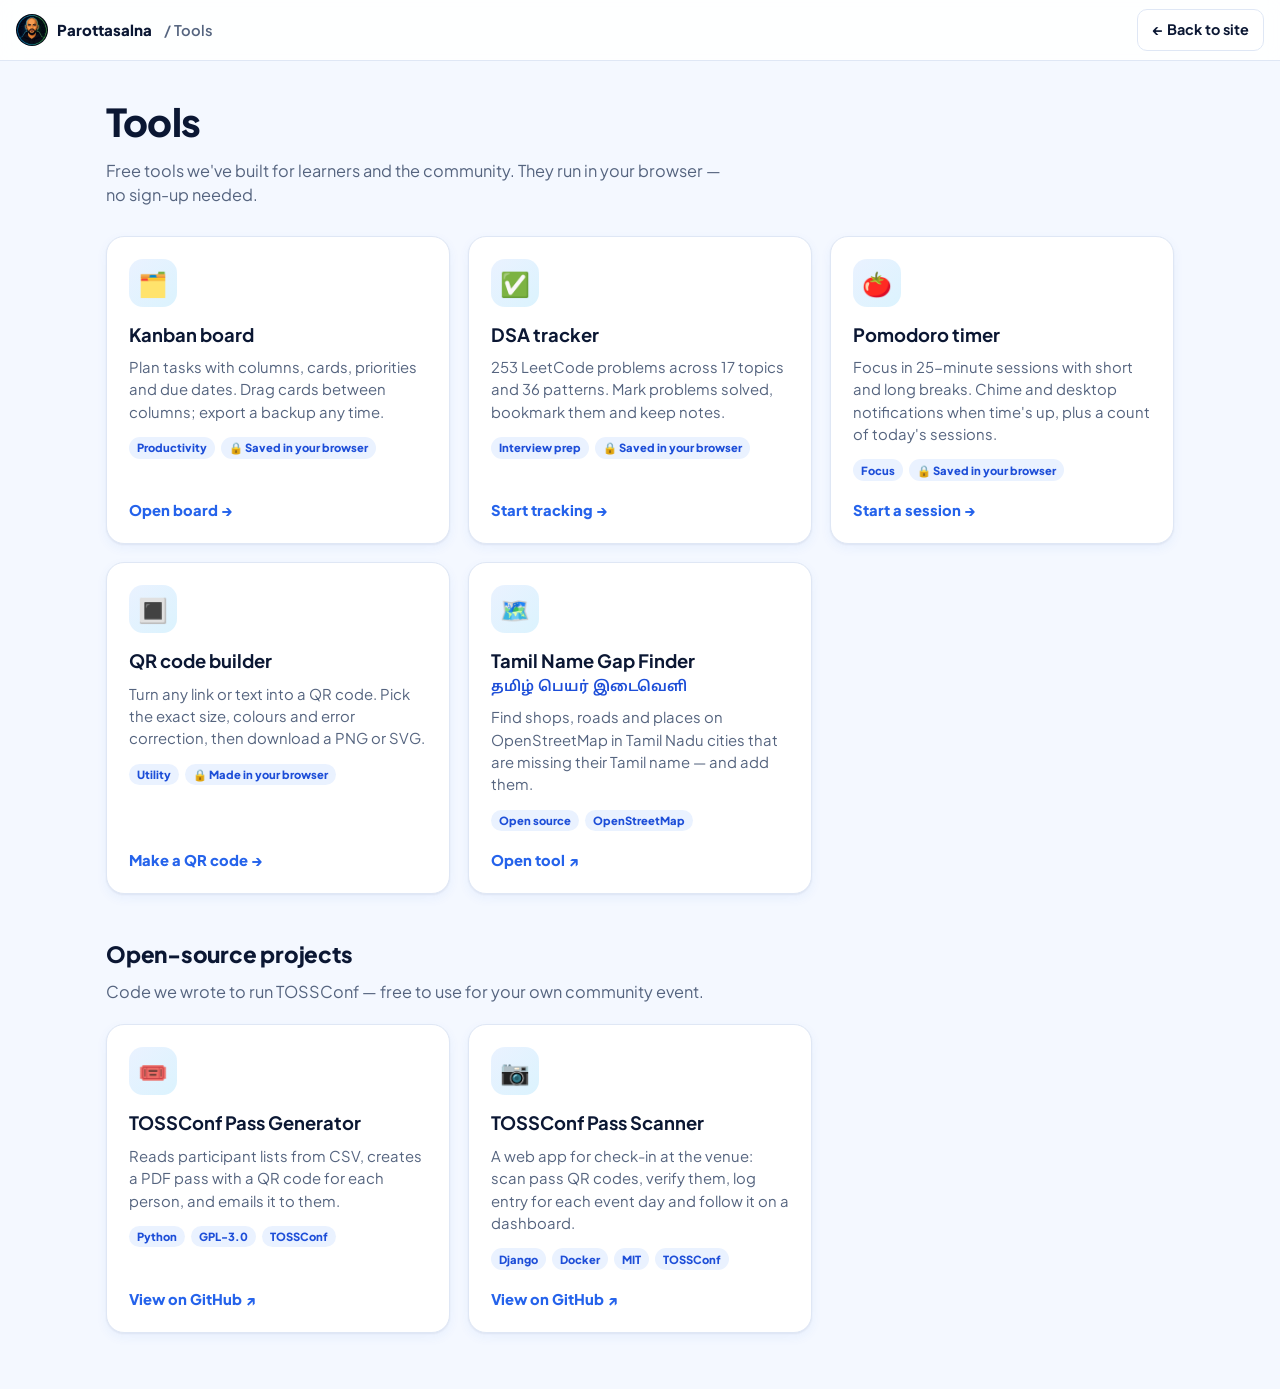
<file: tools/index.html>
<!doctype html>
<html lang="en">
<head>
  <meta charset="utf-8">
  <script src="../assets/js/analytics.js"></script>
  <meta name="viewport" content="width=device-width, initial-scale=1">
  <title>Tools — Parottasalna</title>
  <meta name="description" content="Free, open tools from Parottasalna — a private Kanban board, a DSA practice tracker, a Pomodoro timer, a QR code builder, a finder for missing Tamil names on OpenStreetMap, and the open-source TOSSConf pass generator and scanner.">
  <meta name="theme-color" content="#1d4ed8">
  <link rel="icon" href="../favicon-48.png" type="image/png">
  <link rel="preconnect" href="https://fonts.googleapis.com">
  <link rel="preconnect" href="https://fonts.gstatic.com" crossorigin>
  <link href="https://fonts.googleapis.com/css2?family=Plus+Jakarta+Sans:wght@400;500;600;700;800&family=Noto+Sans+Tamil:wght@600&display=swap" rel="stylesheet">
  <link rel="stylesheet" href="shared/tools.css">
  <link rel="stylesheet" href="tools-index.css">
</head>
<body>

<header class="topbar">
  <div class="topbar-in">
    <a class="brand" href="../"><img src="../logo-192.png" alt="">Parottasalna</a>
    <span class="crumb">/ Tools</span>
    <span class="spacer"></span>
    <a class="btn" href="../">← Back to site</a>
  </div>
</header>

<main class="tools-page">
  <section class="intro">
    <h1>Tools</h1>
    <p>Free tools we've built for learners and the community. They run in your browser — no sign-up needed.</p>
  </section>

  <div class="tool-grid">
    <a class="tool-card" href="kanban/">
      <span class="tool-ic">🗂️</span>
      <h2>Kanban board</h2>
      <p>Plan tasks with columns, cards, priorities and due dates. Drag cards between columns; export a backup any time.</p>
      <div class="tool-tags"><span class="tag">Productivity</span><span class="tag">🔒 Saved in your browser</span></div>
      <span class="tool-go">Open board →</span>
    </a>

    <a class="tool-card" href="dsa-tracker/">
      <span class="tool-ic">✅</span>
      <h2>DSA tracker</h2>
      <p>253 LeetCode problems across 17 topics and 36 patterns. Mark problems solved, bookmark them and keep notes.</p>
      <div class="tool-tags"><span class="tag">Interview prep</span><span class="tag">🔒 Saved in your browser</span></div>
      <span class="tool-go">Start tracking →</span>
    </a>

    <a class="tool-card" href="pomodoro/">
      <span class="tool-ic">🍅</span>
      <h2>Pomodoro timer</h2>
      <p>Focus in 25-minute sessions with short and long breaks. Chime and desktop notifications when time's up, plus a count of today's sessions.</p>
      <div class="tool-tags"><span class="tag">Focus</span><span class="tag">🔒 Saved in your browser</span></div>
      <span class="tool-go">Start a session →</span>
    </a>

    <a class="tool-card" href="qr-builder/">
      <span class="tool-ic">🔳</span>
      <h2>QR code builder</h2>
      <p>Turn any link or text into a QR code. Pick the exact size, colours and error correction, then download a PNG or SVG.</p>
      <div class="tool-tags"><span class="tag">Utility</span><span class="tag">🔒 Made in your browser</span></div>
      <span class="tool-go">Make a QR code →</span>
    </a>

    <a class="tool-card" href="https://syedjaferk.github.io/tamil-osm-name-gap-finder/" target="_blank" rel="noopener">
      <span class="tool-ic">🗺️</span>
      <h2>Tamil Name Gap Finder</h2>
      <p class="ta">தமிழ் பெயர் இடைவெளி</p>
      <p>Find shops, roads and places on OpenStreetMap in Tamil Nadu cities that are missing their Tamil name — and add them.</p>
      <div class="tool-tags"><span class="tag">Open source</span><span class="tag">OpenStreetMap</span></div>
      <span class="tool-go">Open tool ↗</span>
    </a>
  </div>

  <section class="intro oss-intro">
    <h2>Open-source projects</h2>
    <p>Code we wrote to run TOSSConf — free to use for your own community event.</p>
  </section>

  <div class="tool-grid">
    <a class="tool-card" href="https://github.com/tossconf/tossconf_pass_generator" target="_blank" rel="noopener">
      <span class="tool-ic">🎟️</span>
      <h2>TOSSConf Pass Generator</h2>
      <p>Reads participant lists from CSV, creates a PDF pass with a QR code for each person, and emails it to them.</p>
      <div class="tool-tags"><span class="tag">Python</span><span class="tag">GPL-3.0</span><span class="tag">TOSSConf</span></div>
      <span class="tool-go">View on GitHub ↗</span>
    </a>

    <a class="tool-card" href="https://github.com/tossconf/toss_pass_scanner" target="_blank" rel="noopener">
      <span class="tool-ic">📷</span>
      <h2>TOSSConf Pass Scanner</h2>
      <p>A web app for check-in at the venue: scan pass QR codes, verify them, log entry for each event day and follow it on a dashboard.</p>
      <div class="tool-tags"><span class="tag">Django</span><span class="tag">Docker</span><span class="tag">MIT</span><span class="tag">TOSSConf</span></div>
      <span class="tool-go">View on GitHub ↗</span>
    </a>
  </div>
</main>

</body>
</html>
</file>
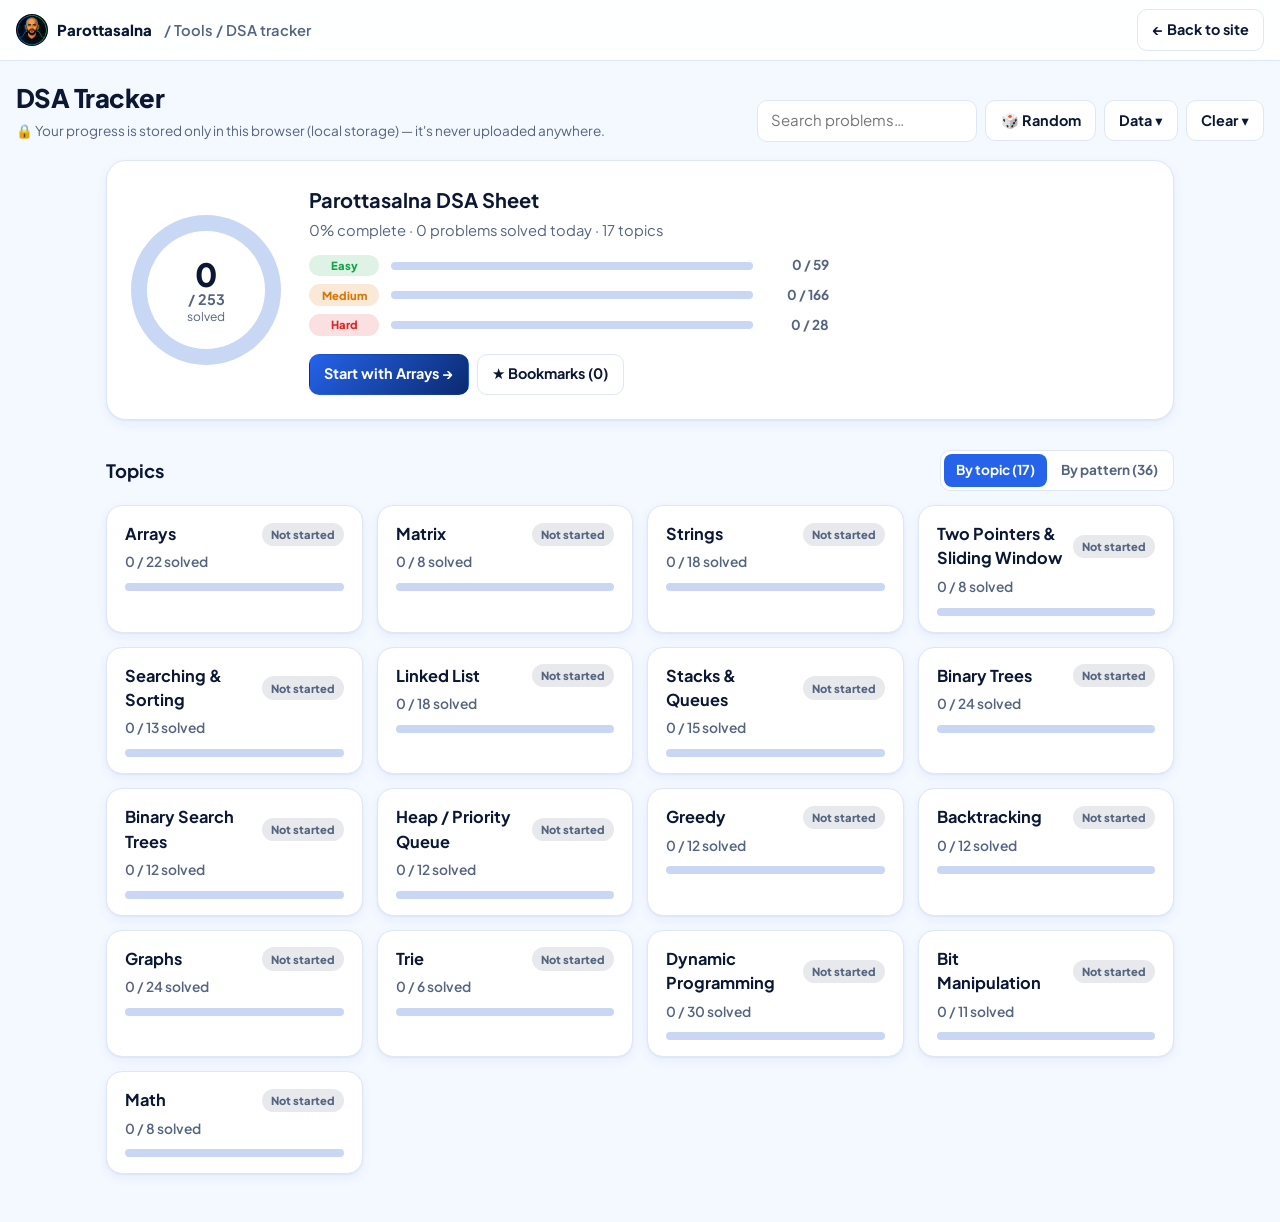
<file: tools/dsa-tracker/index.html>
<!doctype html>
<html lang="en">
<head>
  <meta charset="utf-8">
  <script src="../../assets/js/analytics.js"></script>
  <meta name="viewport" content="width=device-width, initial-scale=1">
  <title>DSA Tracker — Parottasalna Tools</title>
  <meta name="description" content="Track your DSA practice by topic and by pattern — mark problems solved, bookmark them and keep notes. Progress is saved only in your browser.">
  <meta name="theme-color" content="#1d4ed8">
  <link rel="icon" href="../../favicon-48.png" type="image/png">
  <link rel="preconnect" href="https://fonts.googleapis.com">
  <link rel="preconnect" href="https://fonts.gstatic.com" crossorigin>
  <link href="https://fonts.googleapis.com/css2?family=Plus+Jakarta+Sans:wght@400;500;600;700;800&display=swap" rel="stylesheet">
  <link rel="stylesheet" href="../shared/tools.css">
  <link rel="stylesheet" href="dsa-tracker.css">
</head>
<body>

<header class="topbar">
  <div class="topbar-in">
    <a class="brand" href="../../"><img src="../../logo-192.png" alt="">Parottasalna</a>
    <span class="crumb">/ <a href="../">Tools</a> / DSA tracker</span>
    <span class="spacer"></span>
    <a class="btn" href="../../">← Back to site</a>
  </div>
</header>

<div class="toolbar">
  <div>
    <h1 class="page-title"><a href="#/" id="home-link">DSA Tracker</a></h1>
    <p class="note">🔒 Your progress is stored only in this browser (local storage) — it's never uploaded anywhere.<span id="save-status" class="saved" aria-live="polite"></span></p>
  </div>
  <div class="actions">
    <input id="search" class="search" type="search" placeholder="Search problems…" aria-label="Search problems">
    <button id="random" class="btn" type="button" title="Pick a random unsolved problem">🎲 Random</button>
    <div class="dropdown">
      <button class="btn" type="button" aria-haspopup="menu" aria-expanded="false">Data ▾</button>
      <div class="menu" role="menu">
        <button type="button" role="menuitem" data-act="export">⬇ Export progress (JSON)</button>
        <button type="button" role="menuitem" data-act="import">⬆ Import progress (JSON)</button>
      </div>
    </div>
    <div class="dropdown">
      <button class="btn" type="button" aria-haspopup="menu" aria-expanded="false">Clear ▾</button>
      <div class="menu" role="menu">
        <button type="button" role="menuitem" class="danger" data-act="clear-topic" id="clear-topic">Clear this topic or pattern</button>
        <button type="button" role="menuitem" class="danger" data-act="clear-done">Clear all solved marks</button>
        <button type="button" role="menuitem" class="danger" data-act="clear-bookmarks">Clear all bookmarks</button>
        <button type="button" role="menuitem" class="danger" data-act="clear-notes">Clear all notes</button>
        <hr>
        <button type="button" role="menuitem" class="danger" data-act="reset">Reset everything</button>
      </div>
    </div>
  </div>
</div>

<div id="storage-warning" class="warning" hidden>⚠ Your browser is blocking local storage (private mode or blocked site data). Progress will be lost when you close this tab — use Data ▸ Export to keep a copy.</div>

<main class="view" id="view" aria-live="polite"></main>

<dialog id="note-dialog" aria-labelledby="note-title">
  <form method="dialog" id="note-form">
    <h2 id="note-title">Notes</h2>
    <p id="note-sub"></p>
    <div class="field">
      <label for="note-text">Your notes</label>
      <textarea id="note-text" maxlength="5000" placeholder="Approach, complexity, edge cases, what tripped you up…"></textarea>
    </div>
    <div class="dialog-actions">
      <button type="button" class="btn btn-text" id="note-delete">🗑 Delete note</button>
      <span class="spacer"></span>
      <button type="button" class="btn" id="note-cancel">Cancel</button>
      <button type="submit" class="btn btn-primary">Save</button>
    </div>
  </form>
</dialog>

<input type="file" id="import-file" accept="application/json,.json" hidden>

<script src="../shared/tools.js"></script>
<script src="questions.js"></script>
<script src="dsa-tracker.js"></script>
</body>
</html>
</file>
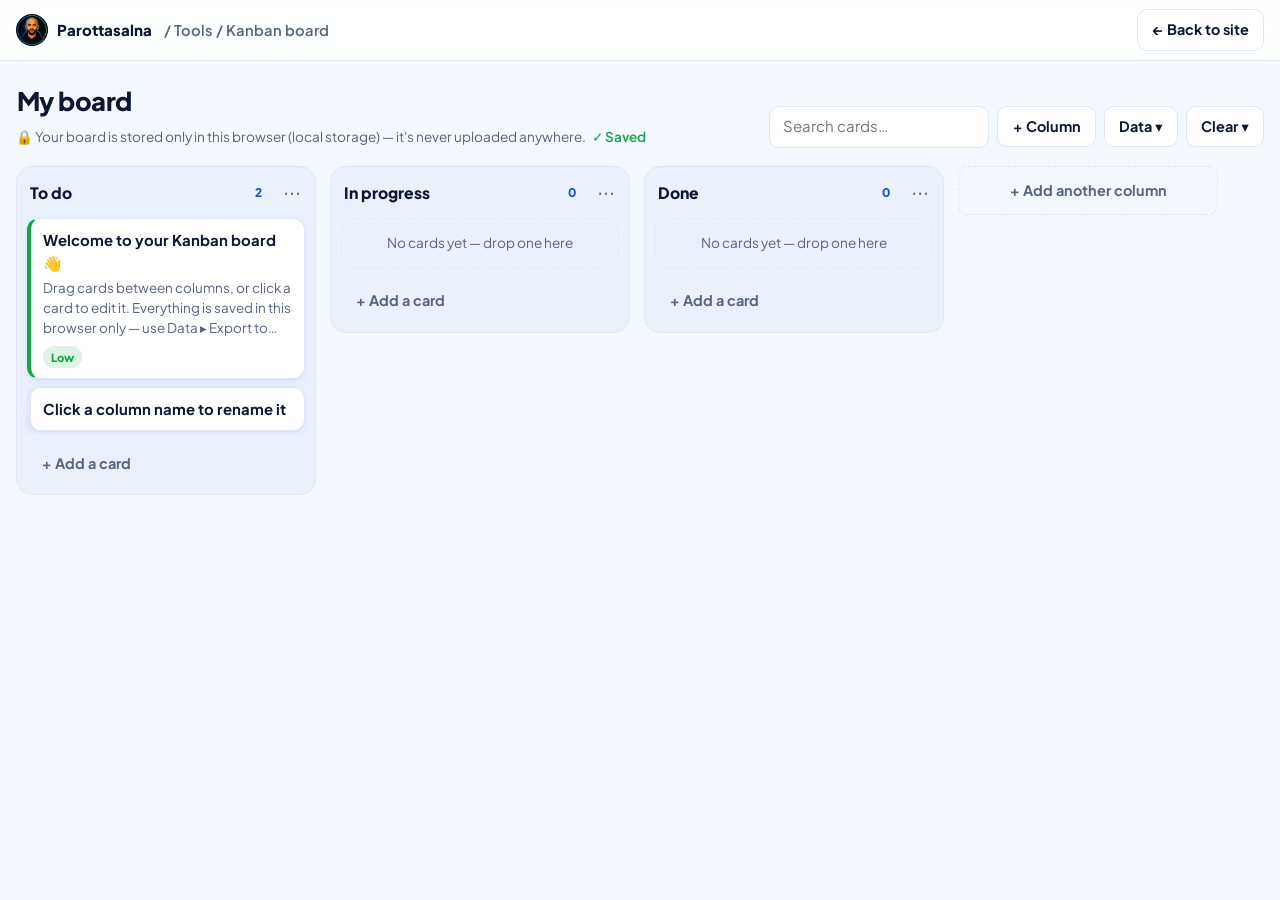
<file: tools/kanban/index.html>
<!doctype html>
<html lang="en">
<head>
  <meta charset="utf-8">
  <script src="../../assets/js/analytics.js"></script>
  <meta name="viewport" content="width=device-width, initial-scale=1">
  <title>Kanban Board — Parottasalna Tools</title>
  <meta name="description" content="A free, private Kanban board that runs in your browser. Everything is saved in your browser's local storage — no sign-up, no server.">
  <meta name="theme-color" content="#1d4ed8">
  <link rel="icon" href="../../favicon-48.png" type="image/png">
  <link rel="preconnect" href="https://fonts.googleapis.com">
  <link rel="preconnect" href="https://fonts.gstatic.com" crossorigin>
  <link href="https://fonts.googleapis.com/css2?family=Plus+Jakarta+Sans:wght@400;500;600;700;800&display=swap" rel="stylesheet">
  <link rel="stylesheet" href="../shared/tools.css">
  <link rel="stylesheet" href="kanban.css">
</head>
<body>

<header class="topbar">
  <div class="topbar-in">
    <a class="brand" href="../../"><img src="../../logo-192.png" alt="">Parottasalna</a>
    <span class="crumb">/ <a href="../">Tools</a> / Kanban board</span>
    <span class="spacer"></span>
    <a class="btn" href="../../">← Back to site</a>
  </div>
</header>

<div class="toolbar">
  <div>
    <input id="board-title" class="board-title" aria-label="Board name" maxlength="80" spellcheck="false">
    <p class="note">🔒 Your board is stored only in this browser (local storage) — it's never uploaded anywhere.<span id="save-status" class="saved" aria-live="polite"></span></p>
  </div>
  <div class="actions">
    <input id="search" class="search" type="search" placeholder="Search cards…" aria-label="Search cards">
    <button id="add-column" class="btn" type="button">+ Column</button>
    <div class="dropdown">
      <button class="btn" type="button" aria-haspopup="menu" aria-expanded="false">Data ▾</button>
      <div class="menu" role="menu">
        <button type="button" role="menuitem" data-act="export">⬇ Export board (JSON)</button>
        <button type="button" role="menuitem" data-act="import">⬆ Import board (JSON)</button>
      </div>
    </div>
    <div class="dropdown">
      <button class="btn" type="button" aria-haspopup="menu" aria-expanded="false">Clear ▾</button>
      <div class="menu" role="menu" id="clear-menu">
        <div class="label">Clear cards in a column</div>
        <div id="clear-cols"></div>
        <hr>
        <button type="button" role="menuitem" class="danger" data-act="clear-cards">Clear all cards (keep columns)</button>
        <button type="button" role="menuitem" class="danger" data-act="reset">Reset board — delete everything</button>
      </div>
    </div>
  </div>
</div>

<div id="storage-warning" class="warning" hidden>⚠ Your browser is blocking local storage (private mode or blocked site data). Changes will be lost when you close this tab — use Data ▸ Export to keep a copy.</div>

<main class="board" id="board" aria-label="Kanban board"></main>

<dialog id="card-dialog" aria-labelledby="card-dialog-title">
  <form method="dialog" id="card-form">
    <h2 id="card-dialog-title">Edit card</h2>
    <div class="field">
      <label for="f-title">Title</label>
      <input id="f-title" required maxlength="200" autocomplete="off">
    </div>
    <div class="field">
      <label for="f-desc">Description</label>
      <textarea id="f-desc" maxlength="5000" placeholder="Add more details…"></textarea>
    </div>
    <div class="grid3">
      <div class="field">
        <label for="f-priority">Priority</label>
        <select id="f-priority">
          <option value="">None</option>
          <option value="low">Low</option>
          <option value="medium">Medium</option>
          <option value="high">High</option>
        </select>
      </div>
      <div class="field">
        <label for="f-due">Due date</label>
        <input id="f-due" type="date">
      </div>
      <div class="field">
        <label for="f-col">Column</label>
        <select id="f-col"></select>
      </div>
    </div>
    <p class="meta-line" id="f-created"></p>
    <div class="dialog-actions">
      <button type="button" class="btn btn-text" id="card-delete">🗑 Delete</button>
      <span class="spacer"></span>
      <button type="button" class="btn" id="card-cancel">Cancel</button>
      <button type="submit" class="btn btn-primary">Save</button>
    </div>
  </form>
</dialog>

<input type="file" id="import-file" accept="application/json,.json" hidden>

<script src="../shared/tools.js"></script>
<script src="kanban.js"></script>
</body>
</html>
</file>
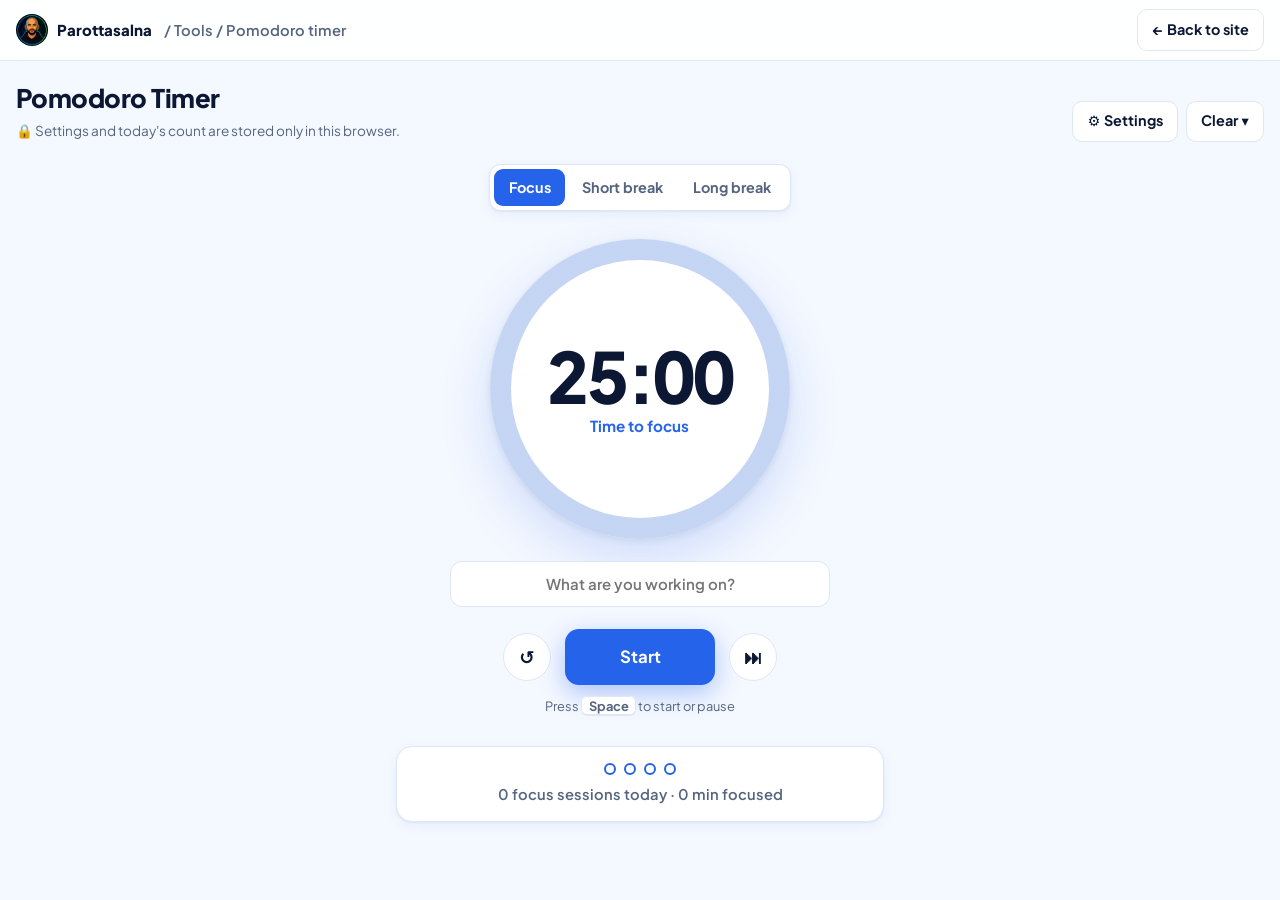
<file: tools/pomodoro/index.html>
<!doctype html>
<html lang="en">
<head>
  <meta charset="utf-8">
  <script src="../../assets/js/analytics.js"></script>
  <meta name="viewport" content="width=device-width, initial-scale=1">
  <title>Pomodoro Timer — Parottasalna Tools</title>
  <meta name="description" content="A simple Pomodoro timer: 25-minute focus sessions with short and long breaks. Runs in your browser — settings and today's count are saved locally.">
  <meta name="theme-color" content="#1d4ed8">
  <link rel="icon" href="../../favicon-48.png" type="image/png">
  <link rel="preconnect" href="https://fonts.googleapis.com">
  <link rel="preconnect" href="https://fonts.gstatic.com" crossorigin>
  <link href="https://fonts.googleapis.com/css2?family=Plus+Jakarta+Sans:wght@400;500;600;700;800&display=swap" rel="stylesheet">
  <link rel="stylesheet" href="../shared/tools.css">
  <link rel="stylesheet" href="pomodoro.css">
</head>
<body>

<header class="topbar">
  <div class="topbar-in">
    <a class="brand" href="../../"><img src="../../logo-192.png" alt="">Parottasalna</a>
    <span class="crumb">/ <a href="../">Tools</a> / Pomodoro timer</span>
    <span class="spacer"></span>
    <a class="btn" href="../../">← Back to site</a>
  </div>
</header>

<div class="toolbar">
  <div>
    <h1 class="page-title">Pomodoro Timer</h1>
    <p class="note">🔒 Settings and today's count are stored only in this browser.<span id="save-status" class="saved" aria-live="polite"></span></p>
  </div>
  <div class="actions">
    <button id="open-settings" class="btn" type="button">⚙ Settings</button>
    <div class="dropdown">
      <button class="btn" type="button" aria-haspopup="menu" aria-expanded="false">Clear ▾</button>
      <div class="menu" role="menu">
        <button type="button" role="menuitem" class="danger" data-act="clear-today">Reset today's count</button>
        <button type="button" role="menuitem" class="danger" data-act="reset-settings">Restore default settings</button>
        <hr>
        <button type="button" role="menuitem" class="danger" data-act="reset">Reset everything</button>
      </div>
    </div>
  </div>
</div>

<div id="storage-warning" class="warning" hidden>⚠ Your browser is blocking local storage (private mode or blocked site data). Settings and today's count won't be remembered.</div>

<main class="pomo" id="pomo" data-mode="focus">
  <div class="modes" role="tablist" aria-label="Timer mode">
    <button type="button" role="tab" data-mode="focus">Focus</button>
    <button type="button" role="tab" data-mode="short">Short break</button>
    <button type="button" role="tab" data-mode="long">Long break</button>
  </div>

  <div class="dial" id="dial" style="--p:0">
    <div class="dial-in">
      <div class="time" id="time" role="timer" aria-live="off">25:00</div>
      <div class="mode-label" id="mode-label">Time to focus</div>
    </div>
  </div>

  <input id="task" class="task" type="text" maxlength="120" placeholder="What are you working on?" aria-label="What are you working on?" autocomplete="off">

  <div class="controls">
    <button id="reset" class="btn round" type="button" title="Restart this session" aria-label="Restart this session">↺</button>
    <button id="start" class="btn btn-primary start" type="button">Start</button>
    <button id="skip" class="btn round" type="button" title="Skip to the next session" aria-label="Skip to the next session">⏭</button>
  </div>
  <p class="hint">Press <kbd>Space</kbd> to start or pause</p>

  <section class="today" aria-label="Today">
    <div class="dots" id="dots" aria-label="Sessions until the long break"></div>
    <p id="today-text">0 focus sessions today</p>
  </section>
</main>

<dialog id="settings-dialog" aria-labelledby="settings-title">
  <form method="dialog" id="settings-form">
    <h2 id="settings-title">Settings</h2>
    <div class="grid3">
      <div class="field">
        <label for="s-focus">Focus (min)</label>
        <input id="s-focus" type="number" min="1" max="180" required>
      </div>
      <div class="field">
        <label for="s-short">Short break</label>
        <input id="s-short" type="number" min="1" max="60" required>
      </div>
      <div class="field">
        <label for="s-long">Long break</label>
        <input id="s-long" type="number" min="1" max="90" required>
      </div>
    </div>
    <div class="field">
      <label for="s-every">Long break after every</label>
      <select id="s-every">
        <option value="2">2 focus sessions</option>
        <option value="3">3 focus sessions</option>
        <option value="4">4 focus sessions</option>
        <option value="5">5 focus sessions</option>
        <option value="6">6 focus sessions</option>
      </select>
    </div>
    <label class="switch"><input id="s-auto" type="checkbox"> Start the next session automatically</label>
    <label class="switch"><input id="s-sound" type="checkbox"> Play a sound when a session ends</label>
    <div class="notify-row">
      <span id="notify-status">Desktop notifications are off.</span>
      <button type="button" class="btn" id="notify-btn">Enable notifications</button>
    </div>
    <div class="dialog-actions">
      <span class="spacer"></span>
      <button type="button" class="btn" id="settings-cancel">Cancel</button>
      <button type="submit" class="btn btn-primary">Save</button>
    </div>
  </form>
</dialog>

<script src="../shared/tools.js"></script>
<script src="pomodoro.js"></script>
</body>
</html>
</file>
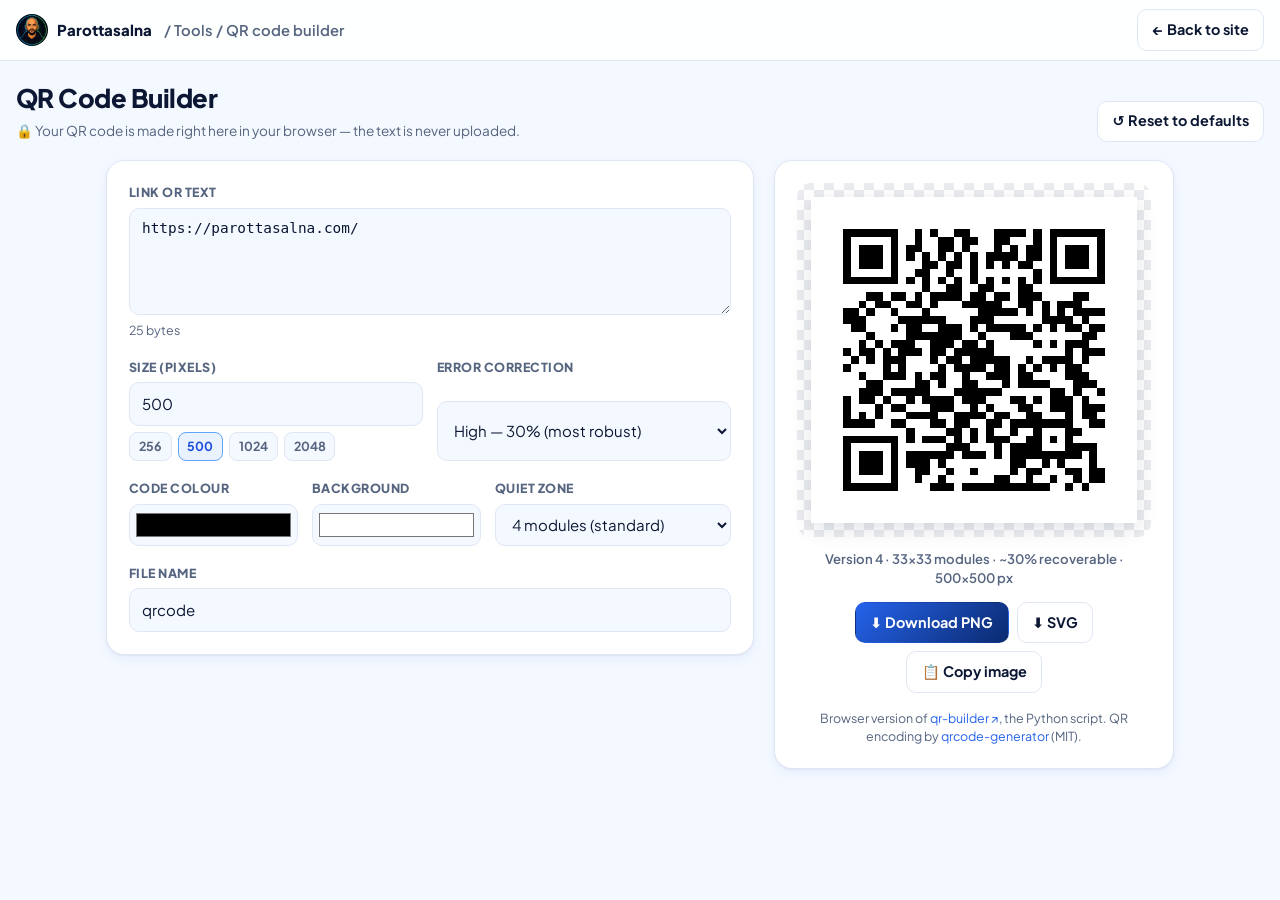
<file: tools/qr-builder/index.html>
<!doctype html>
<html lang="en">
<head>
  <meta charset="utf-8">
  <script src="../../assets/js/analytics.js"></script>
  <meta name="viewport" content="width=device-width, initial-scale=1">
  <title>QR Code Builder — Parottasalna Tools</title>
  <meta name="description" content="Make a QR code for any link or text, pick the exact size and colours, and download it as PNG or SVG. Runs entirely in your browser.">
  <meta name="theme-color" content="#1d4ed8">
  <link rel="icon" href="../../favicon-48.png" type="image/png">
  <link rel="preconnect" href="https://fonts.googleapis.com">
  <link rel="preconnect" href="https://fonts.gstatic.com" crossorigin>
  <link href="https://fonts.googleapis.com/css2?family=Plus+Jakarta+Sans:wght@400;500;600;700;800&display=swap" rel="stylesheet">
  <link rel="stylesheet" href="../shared/tools.css">
  <link rel="stylesheet" href="qr-builder.css">
</head>
<body>

<header class="topbar">
  <div class="topbar-in">
    <a class="brand" href="../../"><img src="../../logo-192.png" alt="">Parottasalna</a>
    <span class="crumb">/ <a href="../">Tools</a> / QR code builder</span>
    <span class="spacer"></span>
    <a class="btn" href="../../">← Back to site</a>
  </div>
</header>

<div class="toolbar">
  <div>
    <h1 class="page-title">QR Code Builder</h1>
    <p class="note">🔒 Your QR code is made right here in your browser — the text is never uploaded.<span id="save-status" class="saved" aria-live="polite"></span></p>
  </div>
  <div class="actions">
    <button id="reset" class="btn" type="button">↺ Reset to defaults</button>
  </div>
</div>

<div id="storage-warning" class="warning" hidden>⚠ Your browser is blocking local storage, so your last settings won't be remembered.</div>

<main class="qr-layout">
  <form class="panel" id="qr-form" autocomplete="off">
    <div class="field">
      <label for="text">Link or text</label>
      <textarea id="text" rows="4" maxlength="2900" placeholder="https://parottasalna.com/"></textarea>
      <small class="hint" id="char-count"></small>
    </div>

    <div class="row2">
      <div class="field">
        <label for="size">Size (pixels)</label>
        <input id="size" type="number" min="64" max="4096" step="1">
        <div class="presets" role="group" aria-label="Size presets">
          <button type="button" data-size="256">256</button>
          <button type="button" data-size="500">500</button>
          <button type="button" data-size="1024">1024</button>
          <button type="button" data-size="2048">2048</button>
        </div>
      </div>
      <div class="field">
        <label for="ecc">Error correction</label>
        <select id="ecc">
          <option value="L">Low — 7% (most data)</option>
          <option value="M">Medium — 15%</option>
          <option value="Q">Quartile — 25%</option>
          <option value="H">High — 30% (most robust)</option>
        </select>
      </div>
    </div>

    <div class="row3">
      <div class="field">
        <label for="fg">Code colour</label>
        <input id="fg" type="color">
      </div>
      <div class="field">
        <label for="bg">Background</label>
        <input id="bg" type="color">
      </div>
      <div class="field">
        <label for="margin">Quiet zone</label>
        <select id="margin">
          <option value="0">None</option>
          <option value="1">1 module</option>
          <option value="2">2 modules</option>
          <option value="4">4 modules (standard)</option>
          <option value="6">6 modules</option>
        </select>
      </div>
    </div>

    <div class="field">
      <label for="filename">File name</label>
      <input id="filename" type="text" maxlength="60" placeholder="qrcode">
    </div>

    <p class="warn" id="contrast-warning" hidden></p>
  </form>

  <section class="panel preview" aria-label="Preview">
    <div class="canvas-wrap" id="canvas-wrap">
      <canvas id="canvas" width="500" height="500" role="img" aria-label="QR code preview"></canvas>
      <p class="empty" id="empty" hidden>Type a link or some text to make a QR code.</p>
      <p class="error" id="error" hidden></p>
    </div>
    <p class="info" id="info"></p>
    <div class="downloads">
      <button id="dl-png" class="btn btn-primary" type="button">⬇ Download PNG</button>
      <button id="dl-svg" class="btn" type="button">⬇ SVG</button>
      <button id="copy" class="btn" type="button">📋 Copy image</button>
    </div>
    <p class="credit">Browser version of <a href="https://github.com/syedjaferk/qr-builder" target="_blank" rel="noopener">qr-builder ↗</a>, the Python script. QR encoding by <a href="https://github.com/kazuhikoarase/qrcode-generator" target="_blank" rel="noopener">qrcode-generator</a> (MIT).</p>
  </section>
</main>

<script src="../shared/tools.js"></script>
<script src="vendor/qrcode-generator.js"></script>
<script src="qr-builder.js"></script>
</body>
</html>
</file>
<file: assets/css/site.css>
:root {
  --bg: #ffffff;
  --bg-soft: #f4f8ff;
  --fg: #0b1733;
  --muted: #55647f;
  --line: #dfe7f5;
  --card: #ffffff;
  --blue-900: #0b2a6f;
  --blue-700: #1d4ed8;
  --blue-600: #2563eb;
  --blue-400: #60a5fa;
  --sky: #38bdf8;
  --blue-50: #eaf2ff;
  --ok: #16a34a;
  --shadow: 0 1px 2px rgba(11, 23, 51, .05), 0 10px 30px rgba(37, 99, 235, .08);
  --shadow-lg: 0 2px 6px rgba(11, 23, 51, .06), 0 24px 60px rgba(37, 99, 235, .16);
  --radius: 18px;
}
@media (prefers-color-scheme: dark) {
  :root:not([data-theme="light"]) {
    --bg: #07112a; --bg-soft: #0b1838; --fg: #e8eefc; --muted: #9aaacb; --line: #1c2c52;
    --card: #0e1c40; --blue-50: #13285a; --blue-700: #60a5fa; --blue-600: #3b82f6;
    --shadow: 0 1px 2px rgba(0,0,0,.3), 0 10px 30px rgba(0,0,0,.25);
    --shadow-lg: 0 2px 6px rgba(0,0,0,.3), 0 24px 60px rgba(37,99,235,.25);
  }
}
* { box-sizing: border-box; }
html { scroll-behavior: smooth; }
body {
  margin: 0; background: var(--bg); color: var(--fg);
  font: 16px/1.65 "Plus Jakarta Sans", system-ui, -apple-system, "Segoe UI", Roboto, sans-serif;
  -webkit-font-smoothing: antialiased; overflow-x: hidden;
}
.ta { font-family: "Noto Sans Tamil", "Plus Jakarta Sans", sans-serif; }
a { color: var(--blue-600); text-decoration: none; }
img { max-width: 100%; display: block; }
h1, h2, h3 { line-height: 1.15; letter-spacing: -0.02em; margin: 0; }
.wrap { max-width: 1160px; margin: 0 auto; padding: 0 20px; }
section { padding: 88px 0; }
.eyebrow {
  display: inline-flex; align-items: center; gap: .5rem; padding: .35rem .85rem; border-radius: 999px;
  background: var(--blue-50); color: var(--blue-700); font-weight: 700; font-size: .8rem; letter-spacing: .02em;
  border: 1px solid color-mix(in srgb, var(--blue-600) 20%, transparent);
}
.dot { width: 8px; height: 8px; border-radius: 50%; background: var(--ok); box-shadow: 0 0 0 4px color-mix(in srgb, var(--ok) 20%, transparent); }
.sec-head { text-align: center; max-width: 720px; margin: 0 auto 48px; }
.sec-head h2 { font-size: clamp(1.8rem, 3.6vw, 2.6rem); font-weight: 800; margin-top: 14px; }
.sec-head p { color: var(--muted); margin: 14px 0 0; font-size: 1.05rem; }
.grad {
  background: linear-gradient(90deg, var(--blue-700), var(--sky));
  -webkit-background-clip: text; background-clip: text; color: transparent;
}

/* Buttons */
.btn {
  display: inline-flex; align-items: center; justify-content: center; gap: .5rem;
  padding: .85rem 1.4rem; border-radius: 12px; font-weight: 700; font-size: .98rem;
  border: 1px solid transparent; cursor: pointer; transition: transform .15s, box-shadow .15s, background .15s;
}
.btn:hover { transform: translateY(-1px); }
.btn-primary { background: linear-gradient(135deg, var(--blue-600), var(--blue-900)); color: #fff; box-shadow: 0 8px 24px rgba(37,99,235,.35); }
.btn-primary:hover { box-shadow: 0 12px 30px rgba(37,99,235,.45); }
.btn-ghost { background: var(--card); color: var(--fg); border-color: var(--line); }
.btn-ghost:hover { border-color: var(--blue-400); }
.btn-white { background: #fff; color: #0b2a6f; }

/* Nav */
.nav { position: sticky; top: 0; z-index: 50; background: color-mix(in srgb, var(--bg) 85%, transparent);
  backdrop-filter: saturate(160%) blur(12px); border-bottom: 1px solid var(--line); }
.nav-in { display: flex; align-items: center; justify-content: space-between; height: 68px; gap: 1rem; }
.brand { display: flex; align-items: center; gap: .6rem; font-weight: 800; color: var(--fg); font-size: 1.1rem; }
.brand img { width: 38px; height: 38px; border-radius: 50%; box-shadow: 0 4px 14px rgba(56,189,248,.45); }
.nav-links { display: flex; gap: 1.6rem; }
.nav-links a { color: var(--muted); font-weight: 600; font-size: .93rem; }
.nav-links a:hover { color: var(--blue-600); }
.nav .btn { padding: .6rem 1.1rem; font-size: .9rem; }
.nav-right { display: flex; align-items: center; gap: 10px; }
.nav-links { align-items: center; }
.nav-drop { position: relative; }
.drop-btn { display: inline-flex; align-items: center; gap: 4px; background: none; border: 0; padding: 0; cursor: pointer; font: inherit; color: var(--muted); font-weight: 600; font-size: .93rem; }
.drop-btn:hover, .nav-drop.open .drop-btn { color: var(--blue-600); }
.drop-btn svg { width: 15px; height: 15px; transition: transform .15s; }
.nav-drop.open .drop-btn svg { transform: rotate(180deg); }
.drop-menu { display: none; position: absolute; right: -12px; top: calc(100% + 16px); min-width: 250px; padding: 8px; background: var(--card);
  border: 1px solid var(--line); border-radius: 14px; box-shadow: var(--shadow-lg); }
.nav-drop.open .drop-menu { display: block; }
.drop-menu a { display: flex; gap: 12px; align-items: center; padding: 10px 12px; border-radius: 10px; color: var(--fg); }
.drop-menu a:hover { background: var(--blue-50); }
.drop-menu .ic { width: 36px; height: 36px; border-radius: 10px; display: grid; place-items: center; background: var(--blue-50); flex: none; font-size: 1.1rem; }
.drop-menu b { display: block; font-size: .93rem; white-space: nowrap; }
.drop-menu .all-tools { justify-content: center; margin-top: 4px; padding: 9px 12px; border-top: 1px solid var(--line); border-radius: 0 0 10px 10px; font-weight: 700; font-size: .88rem; color: var(--blue-600); }
.menu-btn { display: none; width: 42px; height: 42px; border-radius: 10px; border: 1px solid var(--line); background: var(--card); color: var(--fg); cursor: pointer; place-items: center; }
.menu-btn svg { width: 20px; height: 20px; }
@media (max-width: 880px) {
  .menu-btn { display: grid; }
  .nav-links { display: none; position: absolute; top: 68px; left: 0; right: 0; flex-direction: column; gap: 0; padding: 8px 20px 16px;
    background: var(--bg); border-bottom: 1px solid var(--line); box-shadow: 0 16px 30px rgba(11,23,51,.08); }
  .nav.open .nav-links { display: flex; }
  .nav-links a { padding: 12px 0; border-bottom: 1px solid var(--line); font-size: 1rem; color: var(--fg); }
  .nav-links { align-items: stretch; }
  .nav-drop { border-bottom: 0; }
  .drop-btn { width: 100%; justify-content: space-between; padding: 12px 0; font-size: 1rem; color: var(--fg); }
  .drop-menu { position: static; min-width: 0; box-shadow: none; border: 0; padding: 0 0 8px; background: transparent; }
  .drop-menu a { padding: 10px 8px; border-bottom: 0; }
}
@media (max-width: 400px) { .nav .btn { padding: .55rem .8rem; font-size: .85rem; } .brand { font-size: 1rem; } }

/* Hero */
.hero { position: relative; padding: 72px 0 80px; overflow: hidden; }
.hero::before {
  content: ""; position: absolute; inset: 0; z-index: -1;
  background:
    radial-gradient(800px 420px at 85% -5%, color-mix(in srgb, var(--sky) 22%, transparent), transparent 65%),
    radial-gradient(700px 400px at -10% 20%, color-mix(in srgb, var(--blue-600) 14%, transparent), transparent 60%),
    linear-gradient(var(--bg-soft), var(--bg));
}
.hero::after {
  content: ""; position: absolute; inset: 0; z-index: -1; opacity: .5;
  background-image: linear-gradient(var(--line) 1px, transparent 1px), linear-gradient(90deg, var(--line) 1px, transparent 1px);
  background-size: 44px 44px;
  mask-image: radial-gradient(ellipse at 50% 0%, #000 0%, transparent 70%);
  -webkit-mask-image: radial-gradient(ellipse at 50% 0%, #000 0%, transparent 70%);
}
.hero-grid { display: grid; grid-template-columns: 1.15fr .85fr; gap: 56px; align-items: center; }
.hero h1 { font-size: clamp(2.3rem, 5.4vw, 4rem); font-weight: 800; margin-top: 20px; }
.hero .tamil { font-size: clamp(1.05rem, 2vw, 1.3rem); color: var(--blue-700); margin: 18px 0 0; font-weight: 700; }
.hero .lead { color: var(--muted); font-size: 1.1rem; margin: 14px 0 0; max-width: 560px; }
.chips { display: grid; grid-template-columns: repeat(4, minmax(0, 1fr)); gap: 10px; max-width: 560px; margin: 28px 0 0; }
.chip { background: var(--card); border: 1px solid var(--line); border-radius: 14px; padding: 10px 16px; box-shadow: var(--shadow); }
@media (max-width: 520px) { .chips { grid-template-columns: repeat(2, 1fr); } }
.chip b { display: block; font-size: 1.25rem; color: var(--fg); }
.chip span { font-size: .78rem; color: var(--muted); font-weight: 600; }
.cta-row { display: flex; flex-wrap: wrap; gap: 12px; margin-top: 30px; }
.ticks { list-style: none; padding: 0; margin: 28px 0 0; display: grid; gap: 10px; }
.ticks li { display: flex; gap: 10px; align-items: flex-start; color: var(--fg); font-size: .97rem; }
.ticks svg { flex: none; margin-top: 4px; }

.hero-card { background: var(--card); border: 1px solid var(--line); border-radius: 24px; box-shadow: var(--shadow-lg); padding: 26px; position: relative; }
.hero-card .tag { position: absolute; top: -14px; right: 22px; background: linear-gradient(135deg, var(--blue-600), var(--sky)); color: #fff;
  font-size: .75rem; font-weight: 800; padding: .35rem .8rem; border-radius: 999px; box-shadow: 0 6px 18px rgba(37,99,235,.35); }
.hero-card h3 { font-size: 1.15rem; }
.hero-card .sub { color: var(--muted); font-size: .9rem; margin: 4px 0 18px; }
.hero-card .kv { display: grid; gap: 10px; margin: 0; }
.hero-card .kv div { display: flex; justify-content: space-between; gap: 12px; padding: 12px 14px; border-radius: 12px; background: var(--bg-soft); border: 1px solid var(--line); font-size: .92rem; }
.hero-card .kv dt { color: var(--muted); font-weight: 600; }
.hero-card .kv dd { margin: 0; font-weight: 700; text-align: right; }
.hero-card .kv .hot dd { color: #b45309; }
.hero-card .tags { margin-top: 16px; }
.hero-card .soon { margin: 14px 0 0; font-size: .82rem; color: var(--muted); text-align: center; }
.oss { display: flex; gap: 12px; align-items: flex-start; margin: 18px 0 0; max-width: 560px; padding: 14px 16px; border-radius: 14px;
  background: linear-gradient(135deg, var(--blue-50), color-mix(in srgb, var(--sky) 12%, var(--card)));
  border: 1px solid color-mix(in srgb, var(--blue-600) 25%, transparent); font-size: .95rem; }
.oss .ic { font-size: 1.3rem; line-height: 1.4; }
.oss b { color: var(--blue-700); }
.hero-card .btn { width: 100%; margin-top: 18px; }
@media (max-width: 920px) { .hero-grid { grid-template-columns: 1fr; } }

/* Stats band */
.band { background: linear-gradient(135deg, #0b2a6f 0%, #1d4ed8 55%, #0ea5e9 100%); color: #fff; padding: 48px 0; }
.stats { display: grid; grid-template-columns: repeat(4, 1fr); gap: 24px; text-align: center; }
.stats b { display: block; font-size: clamp(1.8rem, 4vw, 2.6rem); font-weight: 800; letter-spacing: -0.02em; }
.stats span { opacity: .85; font-size: .92rem; font-weight: 500; }
@media (max-width: 720px) { .stats { grid-template-columns: repeat(2, 1fr); } }

/* Tracks */
.tracks { display: grid; grid-template-columns: repeat(3, 1fr); gap: 20px; }
.track { background: var(--card); border: 1px solid var(--line); border-radius: var(--radius); padding: 26px; box-shadow: var(--shadow);
  transition: transform .2s, box-shadow .2s, border-color .2s; }
.track:hover { transform: translateY(-4px); box-shadow: var(--shadow-lg); border-color: color-mix(in srgb, var(--blue-600) 40%, var(--line)); }
.track .ic { width: 52px; height: 52px; border-radius: 14px; display: grid; place-items: center; font-size: 1.5rem;
  background: linear-gradient(135deg, var(--blue-50), color-mix(in srgb, var(--sky) 18%, var(--card))); margin-bottom: 18px; }
.track h3 { font-size: 1.2rem; }
.track p { color: var(--muted); margin: 10px 0 14px; font-size: .95rem; }
.tags { display: flex; flex-wrap: wrap; gap: 6px; }
.tags span { font-size: .74rem; font-weight: 700; color: var(--blue-700); background: var(--blue-50); padding: .25rem .6rem; border-radius: 999px; }
.track.feature { grid-row: span 1; background: linear-gradient(160deg, #0b2a6f, #1d4ed8); color: #fff; border: 0; }
.track.feature p { color: rgba(255,255,255,.82); }
.track.feature .ic { background: rgba(255,255,255,.14); }
.track.feature .tags span { background: rgba(255,255,255,.14); color: #fff; }
@media (max-width: 920px) { .tracks { grid-template-columns: 1fr 1fr; } }
@media (max-width: 600px) { .tracks { grid-template-columns: 1fr; } }

/* Courses */
.soft { background: var(--bg-soft); }
.courses { display: grid; grid-template-columns: repeat(4, 1fr); gap: 20px; }
.course { background: var(--card); border: 1px solid var(--line); border-radius: var(--radius); overflow: hidden; box-shadow: var(--shadow); display: flex; flex-direction: column; }
.course .top { padding: 22px 22px 18px; background: linear-gradient(135deg, var(--blue-50), transparent); border-bottom: 1px solid var(--line); display: flex; align-items: center; justify-content: space-between; gap: 8px; }
.course .emoji { font-size: 1.8rem; }
.badge { font-size: .72rem; font-weight: 800; padding: .3rem .65rem; border-radius: 999px; }
.badge.free { background: color-mix(in srgb, var(--ok) 14%, transparent); color: var(--ok); }
.badge.pro { background: var(--blue-600); color: #fff; }
.course .body { padding: 20px 22px 22px; display: flex; flex-direction: column; flex: 1; }
.course h3 { font-size: 1.1rem; }
.course p { color: var(--muted); font-size: .92rem; margin: 8px 0 16px; flex: 1; }
.course a.more { font-weight: 700; font-size: .92rem; }
@media (max-width: 1000px) { .courses { grid-template-columns: 1fr 1fr; } }
@media (max-width: 600px) { .courses { grid-template-columns: 1fr; } }


/* Programs */
.programs { display: grid; grid-template-columns: repeat(2, 1fr); gap: 24px; }
.program { background: var(--card); border: 1px solid var(--line); border-radius: 22px; overflow: hidden; box-shadow: var(--shadow);
  display: flex; flex-direction: column; transition: transform .2s, box-shadow .2s; }
.program:hover { transform: translateY(-4px); box-shadow: var(--shadow-lg); }
.program .head { padding: 24px 26px 22px; color: #fff; position: relative; overflow: hidden;
  background: radial-gradient(400px 200px at 100% 0%, rgba(56,189,248,.55), transparent 60%), linear-gradient(135deg, #0b2a6f, #1d4ed8); }
.program .head .emoji { font-size: 2rem; line-height: 1; }
.program .head .kicker { display: inline-block; margin-top: 14px; font-size: .72rem; font-weight: 800; letter-spacing: .08em; text-transform: uppercase; opacity: .85; }
.program .head h3 { font-size: 1.35rem; margin-top: 4px; }
.program .head .live { position: absolute; top: 22px; right: 22px; font-size: .72rem; font-weight: 800; padding: .3rem .7rem; border-radius: 999px;
  background: rgba(255,255,255,.16); border: 1px solid rgba(255,255,255,.28); }
.program .body { padding: 22px 26px 26px; display: flex; flex-direction: column; flex: 1; }
.program .body > p { color: var(--muted); margin: 0 0 16px; font-size: .95rem; }
.facts { display: grid; grid-template-columns: repeat(3, 1fr); gap: 8px; margin-bottom: 16px; }
.facts div { background: var(--bg-soft); border: 1px solid var(--line); border-radius: 12px; padding: 10px 12px; }
.facts small { display: block; font-size: .68rem; font-weight: 800; letter-spacing: .06em; text-transform: uppercase; color: var(--muted); }
.facts b { font-size: .9rem; }
.program ul { list-style: none; padding: 0; margin: 0 0 18px; display: grid; gap: 7px; }
.program li { display: flex; gap: 9px; font-size: .93rem; }
.program li::before { content: "✓"; color: var(--blue-600); font-weight: 800; }
.program .tags { margin-bottom: 20px; }
.program .foot-row { margin-top: auto; display: flex; align-items: center; justify-content: space-between; gap: 12px; flex-wrap: wrap;
  padding-top: 18px; border-top: 1px dashed var(--line); }
.program .cost { font-weight: 800; font-size: 1.35rem; }
.program .cost s { color: var(--muted); font-weight: 600; font-size: .95rem; margin-left: 6px; }
.program .cost small { display: block; font-size: .78rem; color: var(--muted); font-weight: 600; }
.offer { color: #b45309; }
.program.now { border: 2px solid var(--blue-600); box-shadow: var(--shadow-lg); }
.program .head .live.on { background: #16a34a; border-color: #16a34a; }
.program .head .live.busy { background: rgba(255,255,255,.1); }
.program.running .head { background: radial-gradient(400px 200px at 100% 0%, rgba(56,189,248,.35), transparent 60%), linear-gradient(135deg, #1e3a8a, #3b5bbf); }
@media (max-width: 920px) { .programs { grid-template-columns: 1fr; } }
@media (max-width: 460px) { .facts { grid-template-columns: 1fr 1fr; } }

/* Why */
.why { display: grid; grid-template-columns: repeat(2, 1fr); gap: 20px; }
.why-item { display: flex; gap: 18px; padding: 26px; border-radius: var(--radius); border: 1px solid var(--line); background: var(--card); }
.why-item .num { flex: none; width: 46px; height: 46px; border-radius: 12px; display: grid; place-items: center; font-weight: 800; color: #fff;
  background: linear-gradient(135deg, var(--blue-600), var(--sky)); }
.why-item h3 { font-size: 1.1rem; }
.why-item p { color: var(--muted); margin: 8px 0 0; font-size: .95rem; }
@media (max-width: 720px) { .why { grid-template-columns: 1fr; } }

/* Instructor */
.mentor { display: grid; grid-template-columns: 340px 1fr; gap: 48px; align-items: center; background: var(--card); border: 1px solid var(--line);
  border-radius: 28px; padding: 40px; box-shadow: var(--shadow-lg); }
.mentor-photo { aspect-ratio: 1; border-radius: 24px; background: linear-gradient(160deg, #0b2a6f, #2563eb 60%, #38bdf8); display: grid; place-items: center; position: relative; overflow: hidden; }
.mentor-photo img { width: 62%; border-radius: 50%; box-shadow: 0 0 0 8px rgba(255,255,255,.15); }
.mentor h3 { font-size: 1.8rem; }
.mentor .role { color: var(--blue-700); font-weight: 700; margin: 6px 0 16px; }
.mentor p { color: var(--muted); margin: 0 0 14px; }
.socials { display: flex; flex-wrap: wrap; gap: 10px; margin-top: 18px; }
.socials a { display: inline-flex; align-items: center; gap: .45rem; padding: .55rem .95rem; border-radius: 10px; border: 1px solid var(--line);
  color: var(--fg); font-weight: 600; font-size: .88rem; background: var(--bg-soft); }
.socials a:hover { border-color: var(--blue-400); color: var(--blue-600); }
@media (max-width: 860px) { .mentor { grid-template-columns: 1fr; padding: 24px; } .mentor-photo { max-width: 280px; } }

/* Community */
.community { display: grid; grid-template-columns: repeat(2, 1fr); gap: 20px; }
.vid { background: var(--card); border: 1px solid var(--line); border-radius: var(--radius); overflow: hidden; box-shadow: var(--shadow); display: flex; flex-direction: column; }
.vid .frame { position: relative; aspect-ratio: 16 / 9; background: #0b2a6f center / cover no-repeat; border: 0; padding: 0; width: 100%; cursor: pointer; display: block; }
.vid .frame::after { content: ""; position: absolute; inset: 0; background: linear-gradient(180deg, transparent 50%, rgba(11,23,51,.55)); }
.vid .play { position: absolute; z-index: 1; left: 50%; top: 50%; transform: translate(-50%, -50%); width: 68px; height: 48px; border-radius: 14px;
  background: rgba(29,78,216,.92); display: grid; place-items: center; box-shadow: 0 8px 24px rgba(0,0,0,.35); transition: transform .15s, background .15s; }
.vid .frame:hover .play { transform: translate(-50%, -50%) scale(1.08); background: #2563eb; }
.vid .play::before { content: ""; border-left: 18px solid #fff; border-top: 11px solid transparent; border-bottom: 11px solid transparent; margin-left: 4px; }
.vid iframe { position: absolute; inset: 0; width: 100%; height: 100%; border: 0; }
.vid .meta { padding: 16px 20px 20px; }
.vid .meta span { font-size: .72rem; font-weight: 800; letter-spacing: .06em; text-transform: uppercase; color: var(--blue-700); }
.vid h3 { font-size: 1.08rem; margin-top: 4px; }
.vid p { color: var(--muted); font-size: .92rem; margin: 6px 0 0; }
.oss-projects { margin-top: 28px; text-align: center; }
.oss-label { margin: 0 0 12px; font-weight: 700; color: var(--muted); font-size: .92rem; }
.oss-links { display: grid; grid-template-columns: repeat(2, 1fr); gap: 14px; max-width: 820px; margin: 0 auto; text-align: left; }
.oss-links a { display: flex; gap: 12px; align-items: center; padding: 14px 16px; border-radius: 14px; background: var(--card); border: 1px solid var(--line); color: var(--fg); box-shadow: var(--shadow); transition: border-color .15s, transform .15s; }
.oss-links a:hover { border-color: var(--blue-400); transform: translateY(-2px); }
.oss-links .ic { width: 40px; height: 40px; border-radius: 12px; display: grid; place-items: center; background: var(--blue-50); font-size: 1.2rem; flex: none; }
.oss-links b { display: block; }
.oss-links b::after { content: " ↗"; color: var(--muted); font-weight: 600; }
.oss-links small { color: var(--muted); font-size: .84rem; }
@media (max-width: 640px) { .oss-links { grid-template-columns: 1fr; } }
.organiser { display: flex; align-items: center; gap: 14px; justify-content: center; flex-wrap: wrap; margin-top: 28px; color: var(--muted); font-size: .95rem; }
.organiser b { color: var(--fg); }
@media (max-width: 860px) { .community { grid-template-columns: 1fr; } }

/* Outcomes */
.outcomes { display: grid; grid-template-columns: repeat(3, 1fr); gap: 18px; }
.outcome { border-radius: var(--radius); padding: 22px; color: #fff; position: relative; overflow: hidden;
  background: radial-gradient(300px 160px at 100% 0%, rgba(56,189,248,.45), transparent 60%), linear-gradient(150deg, #0b2a6f, #1d4ed8); }
.outcome .ico { font-size: 1.5rem; }
.outcome h3 { font-size: 1.1rem; margin: 10px 0 8px; line-height: 1.3; }
.outcome small { opacity: .8; font-size: .84rem; }
.outcome small b { opacity: 1; }
.outcome-note { text-align: center; color: var(--muted); font-size: .9rem; margin: 22px 0 0; }
@media (max-width: 920px) { .outcomes { grid-template-columns: 1fr 1fr; } }
@media (max-width: 560px) { .outcomes { grid-template-columns: 1fr; } }

/* Reviews */
.score { display: grid; grid-template-columns: repeat(2, 1fr); gap: 16px; max-width: 620px; margin: 0 auto 36px; }
.score > div { text-align: center; background: var(--card); border: 1px solid var(--line); border-radius: 16px; padding: 18px 16px; }
.score b { display: block; font-size: 2rem; font-weight: 800; color: var(--blue-700); letter-spacing: -0.02em; line-height: 1.1; }
.score b span { font-size: 1rem; color: var(--muted); }
.score small { color: var(--muted); font-size: .84rem; }
.reviews { columns: 3 300px; column-gap: 20px; }
.review { break-inside: avoid; margin: 0 0 20px; background: var(--card); border: 1px solid var(--line); border-radius: var(--radius); padding: 24px; box-shadow: var(--shadow); }
.review.more { display: none; }
.reviews.open .review.more { display: block; }
.course-tag { display: inline-block; font-size: .72rem; font-weight: 800; color: var(--blue-700); background: var(--blue-50); padding: .25rem .65rem; border-radius: 999px; }
.review blockquote { margin: 14px 0 18px; font-size: .96rem; position: relative; padding-left: 18px; border-left: 3px solid color-mix(in srgb, var(--blue-600) 35%, var(--line)); }
.who { display: flex; align-items: center; gap: 12px; }
.avatar { width: 40px; height: 40px; border-radius: 50%; display: grid; place-items: center; font-weight: 800; font-size: .85rem; color: #fff; background: linear-gradient(135deg, var(--blue-600), var(--sky)); flex: none; }
.who b { display: block; font-size: .93rem; }
.who small { color: var(--muted); }
.who .li { margin-left: auto; color: #0a66c2; display: grid; place-items: center; width: 30px; height: 30px; border-radius: 8px; border: 1px solid var(--line); }
.who .li:hover { border-color: #0a66c2; }
.more-row { text-align: center; margin-top: 8px; }
@media (max-width: 720px) { .score { grid-template-columns: 1fr; } }

/* FAQ */
.faq { max-width: 820px; margin: 0 auto; display: grid; gap: 12px; }
.faq details { background: var(--card); border: 1px solid var(--line); border-radius: 14px; padding: 4px 22px; }
.faq details[open] { border-color: color-mix(in srgb, var(--blue-600) 45%, var(--line)); box-shadow: var(--shadow); }
.faq summary { cursor: pointer; list-style: none; font-weight: 700; padding: 16px 0; display: flex; justify-content: space-between; gap: 12px; }
.faq summary::-webkit-details-marker { display: none; }
.faq summary::after { content: "+"; color: var(--blue-600); font-size: 1.4rem; line-height: 1; transition: transform .2s; }
.faq details[open] summary::after { transform: rotate(45deg); }
.faq details p { color: var(--muted); margin: 0 0 18px; }

/* CTA */
.cta { border-radius: 28px; padding: 56px 40px; text-align: center; color: #fff; position: relative; overflow: hidden;
  background: radial-gradient(600px 300px at 90% 0%, rgba(56,189,248,.5), transparent 60%), linear-gradient(135deg, #0b2a6f, #1d4ed8); }
.cta h2 { font-size: clamp(1.8rem, 4vw, 2.6rem); font-weight: 800; }
.cta p { opacity: .88; max-width: 620px; margin: 14px auto 28px; font-size: 1.05rem; }
.cta .cta-row { justify-content: center; }
.cta .cta-mail { margin: 24px auto 0; font-size: .95rem; }
.cta .cta-mail a { color: #fff; font-weight: 700; text-decoration: underline; text-underline-offset: 3px; }
.cta .btn-ghost { background: transparent; color: #fff; border-color: rgba(255,255,255,.4); }

/* Footer */
footer { border-top: 1px solid var(--line); padding: 48px 0 28px; margin-top: 88px; }
.foot { display: grid; grid-template-columns: 1.5fr 1fr 1fr; gap: 32px; }
.foot h4 { font-size: .78rem; text-transform: uppercase; letter-spacing: .1em; color: var(--muted); margin: 0 0 12px; }
.foot ul { list-style: none; margin: 0; padding: 0; display: grid; gap: 8px; }
.foot ul a { color: var(--fg); font-size: .93rem; }
.foot ul a:hover { color: var(--blue-600); }
.foot p { color: var(--muted); font-size: .93rem; max-width: 360px; }
.copy { border-top: 1px solid var(--line); margin-top: 32px; padding-top: 20px; color: var(--muted); font-size: .85rem; display: flex; justify-content: space-between; flex-wrap: wrap; gap: 8px; }
@media (max-width: 760px) { .foot { grid-template-columns: 1fr; } section { padding: 64px 0; } }

.reveal { opacity: 0; transform: translateY(16px); transition: opacity .6s ease, transform .6s ease; }
.reveal.in { opacity: 1; transform: none; }
@media (prefers-reduced-motion: reduce) { .reveal { opacity: 1; transform: none; transition: none; } html { scroll-behavior: auto; } }

/* ---------- Resume review ---------- */
.resume-card { display: grid; grid-template-columns: 1.15fr .85fr; gap: 40px; align-items: center; padding: 44px;
  background: linear-gradient(135deg, var(--blue-50), var(--card)); border: 1px solid var(--line);
  border-radius: calc(var(--radius) + 6px); box-shadow: var(--shadow-lg); }
.resume-copy h2 { font-size: clamp(1.7rem, 3.2vw, 2.4rem); font-weight: 800; margin: 14px 0 0; line-height: 1.2; }
.resume-copy > p { color: var(--muted); font-size: 1.05rem; margin: 14px 0 0; }
.resume-steps { margin: 22px 0 0; padding-left: 1.3rem; display: grid; gap: 10px; }
.resume-steps li { color: var(--muted); }
.resume-steps b { color: var(--fg); }
.resume-cta { display: flex; align-items: center; gap: 16px; flex-wrap: wrap; margin-top: 26px; }
.resume-note { color: var(--muted); font-size: .88rem; }
.resume-sample { background: var(--card); border: 1px solid var(--line); border-radius: var(--radius); padding: 22px;
  box-shadow: var(--shadow); }
.sample-head { display: flex; justify-content: space-between; align-items: center; font-weight: 700; font-size: .95rem; }
.sample-tag { font-size: .78rem; font-weight: 700; padding: 3px 10px; border-radius: 999px; background: var(--blue-50); color: var(--blue-700); }
.sample-scores { display: grid; grid-template-columns: repeat(3, 1fr); gap: 10px; margin: 16px 0 6px; }
.sample-scores div { background: var(--blue-50); border-radius: 12px; padding: 12px 8px; text-align: center; }
.sample-scores b { display: block; font-size: 1.7rem; font-weight: 800; color: var(--blue-700); line-height: 1.1; }
.sample-scores b.word { font-size: 1.15rem; padding: 6px 0 4px; }
.sample-scores span { font-size: .78rem; color: var(--muted); }
.sample-label { margin: 16px 0 6px; font-size: .78rem; font-weight: 700; letter-spacing: .05em; text-transform: uppercase; color: var(--muted); }
.sample-fixes { margin: 0; padding-left: 1.2rem; display: grid; gap: 6px; font-size: .92rem; }
.sample-chips { display: flex; flex-wrap: wrap; gap: 6px; margin: 0; }
.sample-chips span { font-size: .8rem; font-weight: 700; padding: 3px 10px; border-radius: 999px; background: #fef3e2; color: #b45309; }
@media (prefers-color-scheme: dark) { :root:not([data-theme="light"]) .sample-chips span { background: #33260b; color: #fbbf24; } }
@media (max-width: 920px) { .resume-card { grid-template-columns: 1fr; padding: 28px 22px; gap: 28px; } }
</file>
<file: tools/shared/tools.css>
/* Shared look for every Parottasalna tool: theme, top bar, buttons, menus, dialogs, toast. */
:root {
  --bg: #f4f8ff;
  --fg: #0b1733;
  --muted: #55647f;
  --line: #dfe7f5;
  --card: #ffffff;
  --blue-900: #0b2a6f;
  --blue-700: #1d4ed8;
  --blue-600: #2563eb;
  --blue-400: #60a5fa;
  --sky: #38bdf8;
  --blue-50: #eaf2ff;
  --danger: #dc2626;
  --danger-soft: #fdecec;
  --ok: #16a34a;
  --low: #16a34a;
  --medium: #d97706;
  --high: #dc2626;
  --shadow: 0 1px 2px rgba(11, 23, 51, .06), 0 4px 12px rgba(37, 99, 235, .06);
  --shadow-lg: 0 2px 6px rgba(11, 23, 51, .08), 0 20px 50px rgba(37, 99, 235, .18);
}
@media (prefers-color-scheme: dark) {
  :root:not([data-theme="light"]) {
    --bg: #07112a; --fg: #e8eefc; --muted: #9aaacb; --line: #1c2c52; --card: #0e1c40;
    --blue-50: #13285a; --blue-700: #60a5fa; --blue-600: #3b82f6; --danger-soft: #3a1414; --ok: #4ade80;
    --shadow: 0 1px 2px rgba(0,0,0,.3), 0 4px 12px rgba(0,0,0,.25);
    --shadow-lg: 0 2px 6px rgba(0,0,0,.4), 0 20px 50px rgba(0,0,0,.45);
  }
}
* { box-sizing: border-box; }
html, body { height: 100%; }
body {
  margin: 0; background: var(--bg); color: var(--fg); display: flex; flex-direction: column;
  font: 15px/1.5 "Plus Jakarta Sans", system-ui, -apple-system, "Segoe UI", Roboto, sans-serif;
  -webkit-font-smoothing: antialiased;
}
a { color: var(--blue-600); text-decoration: none; }
button, input, textarea, select { font: inherit; color: inherit; }
[hidden] { display: none !important; }

/* Top bar */
.topbar { background: color-mix(in srgb, var(--card) 88%, transparent); backdrop-filter: blur(10px); border-bottom: 1px solid var(--line); position: sticky; top: 0; z-index: 20; }
.topbar-in { display: flex; align-items: center; gap: 12px; padding: 0 16px; height: 60px; max-width: 1600px; margin: 0 auto; }
.brand { display: flex; align-items: center; gap: .55rem; font-weight: 800; color: var(--fg); }
.brand img { width: 32px; height: 32px; border-radius: 50%; }
.crumb { color: var(--muted); font-weight: 600; font-size: .92rem; }
.crumb a { color: var(--muted); }
.crumb a:hover { color: var(--blue-600); }
.topbar .spacer { flex: 1; }

/* Buttons */
.btn { display: inline-flex; align-items: center; gap: .4rem; padding: .55rem .9rem; border-radius: 10px; font-weight: 700; font-size: .9rem;
  border: 1px solid var(--line); background: var(--card); color: var(--fg); cursor: pointer; white-space: nowrap; }
.btn:hover { border-color: var(--blue-400); }
.btn-primary { background: linear-gradient(135deg, var(--blue-600), var(--blue-900)); color: #fff; border-color: transparent; }
.btn-primary:hover { border-color: transparent; filter: brightness(1.08); }
.btn-danger { background: var(--danger); color: #fff; border-color: transparent; }
.btn-danger:hover { border-color: transparent; filter: brightness(1.08); }
.btn-text { background: none; border-color: transparent; color: var(--muted); }
.btn-text:hover { color: var(--danger); border-color: transparent; }
.icon-btn { width: 30px; height: 30px; border-radius: 8px; border: 0; background: transparent; color: var(--muted); cursor: pointer; display: grid; place-items: center; font-size: 1.1rem; }
.icon-btn:hover { background: color-mix(in srgb, var(--blue-600) 12%, transparent); color: var(--fg); }

/* Toolbar under the top bar */
.toolbar { display: flex; align-items: flex-end; justify-content: space-between; gap: 16px; flex-wrap: wrap; padding: 18px 16px 10px; max-width: 1600px; width: 100%; margin: 0 auto; }
.note { margin: 4px 0 0; color: var(--muted); font-size: .85rem; }
.note .saved { color: var(--ok); font-weight: 600; margin-left: 6px; }
.actions { display: flex; gap: 8px; flex-wrap: wrap; align-items: center; }
.search { padding: .55rem .8rem; border-radius: 10px; border: 1px solid var(--line); background: var(--card); width: 220px; max-width: 100%; }
.search:focus { outline: 2px solid color-mix(in srgb, var(--blue-600) 40%, transparent); outline-offset: 1px; }
.warning { margin: 0 16px 10px; padding: 10px 14px; border-radius: 10px; background: var(--danger-soft); color: var(--danger); font-size: .9rem; font-weight: 600; }

/* Dropdown menus */
.dropdown { position: relative; }
.menu { position: absolute; right: 0; top: calc(100% + 6px); min-width: 230px; background: var(--card); border: 1px solid var(--line); border-radius: 12px;
  box-shadow: var(--shadow-lg); padding: 6px; display: none; z-index: 30; }
.dropdown.open > .menu { display: block; }
.menu button { display: block; width: 100%; text-align: left; padding: .55rem .75rem; border: 0; background: none; border-radius: 8px; cursor: pointer; font-size: .9rem; font-weight: 600; }
.menu button:hover, .menu button:focus-visible { background: var(--blue-50); outline: none; }
.menu button.danger { color: var(--danger); }
.menu button.danger:hover { background: var(--danger-soft); }
.menu button:disabled { opacity: .45; cursor: not-allowed; background: none; }
.menu hr { border: 0; border-top: 1px solid var(--line); margin: 6px 4px; }
.menu .label { font-size: .7rem; font-weight: 800; letter-spacing: .08em; text-transform: uppercase; color: var(--muted); padding: .4rem .75rem .2rem; }

/* Tags */
.tag { font-size: .7rem; font-weight: 800; padding: .15rem .5rem; border-radius: 999px; background: var(--blue-50); color: var(--blue-700); white-space: nowrap; }
.tag.low { color: var(--low); background: color-mix(in srgb, var(--low) 14%, transparent); }
.tag.medium { color: var(--medium); background: color-mix(in srgb, var(--medium) 16%, transparent); }
.tag.high { color: var(--high); background: color-mix(in srgb, var(--high) 14%, transparent); }

/* Dialogs */
dialog { border: 1px solid var(--line); border-radius: 18px; padding: 0; width: min(520px, calc(100vw - 32px)); background: var(--card); color: var(--fg); box-shadow: var(--shadow-lg); }
dialog::backdrop { background: rgba(7, 17, 42, .45); backdrop-filter: blur(2px); }
dialog form { padding: 22px; display: grid; gap: 14px; }
dialog h2 { margin: 0; font-size: 1.15rem; }
dialog p { margin: 0; color: var(--muted); }
.field { display: grid; gap: 6px; }
.field label { font-size: .78rem; font-weight: 800; letter-spacing: .04em; text-transform: uppercase; color: var(--muted); }
.field input, .field textarea, .field select { width: 100%; padding: .6rem .75rem; border-radius: 10px; border: 1px solid var(--line); background: var(--bg); }
.field input:focus, .field textarea:focus, .field select:focus { outline: 2px solid color-mix(in srgb, var(--blue-600) 40%, transparent); outline-offset: 0; border-color: var(--blue-400); }
.field textarea { min-height: 110px; resize: vertical; }
.dialog-actions { display: flex; gap: 8px; align-items: center; }
.dialog-actions .spacer { flex: 1; }

/* Toast with optional Undo */
.toast { position: fixed; left: 50%; bottom: 20px; transform: translate(-50%, 140%); background: var(--fg); color: var(--bg); padding: 10px 12px 10px 16px; border-radius: 12px;
  display: flex; align-items: center; gap: 14px; box-shadow: var(--shadow-lg); transition: transform .25s ease, visibility .25s; visibility: hidden; z-index: 50; font-weight: 600; font-size: .9rem; max-width: calc(100vw - 32px); }
.toast.show { transform: translate(-50%, 0); visibility: visible; }
.toast button { background: none; border: 1px solid color-mix(in srgb, var(--bg) 40%, transparent); color: var(--bg); border-radius: 8px; padding: .3rem .7rem; font-weight: 800; cursor: pointer; }

@media (max-width: 640px) {
  .crumb { display: none; }
  .toolbar { padding-top: 14px; }
  .actions { width: 100%; }
  .search { flex: 1; width: auto; }
}
@media (prefers-reduced-motion: reduce) { .toast { transition: none; } }
</file>
<file: tools/tools-index.css>
/* Tools listing page; shared theme lives in shared/tools.css */
.tools-page { width: 100%; max-width: 1100px; margin: 0 auto; padding: 32px 16px 56px; }
.intro h1 { margin: 0; font-size: clamp(1.8rem, 4vw, 2.4rem); font-weight: 800; letter-spacing: -0.02em; }
.intro p { margin: 8px 0 28px; color: var(--muted); font-size: 1.02rem; max-width: 620px; }

.tool-grid { display: grid; grid-template-columns: repeat(auto-fill, minmax(290px, 1fr)); gap: 18px; }
.tool-card { display: flex; flex-direction: column; background: var(--card); border: 1px solid var(--line); border-radius: 18px; padding: 22px;
  color: var(--fg); box-shadow: var(--shadow); transition: transform .15s, border-color .15s, box-shadow .15s; }
.tool-card:hover { transform: translateY(-3px); border-color: var(--blue-400); box-shadow: var(--shadow-lg); }
.tool-ic { width: 48px; height: 48px; border-radius: 14px; display: grid; place-items: center; font-size: 1.5rem;
  background: linear-gradient(135deg, var(--blue-50), color-mix(in srgb, var(--sky) 18%, var(--card))); margin-bottom: 14px; }
.tool-card h2 { margin: 0; font-size: 1.15rem; }
.tool-card p { margin: 8px 0 0; color: var(--muted); font-size: .93rem; }
.tool-card p.ta { margin-top: 2px; font-family: "Noto Sans Tamil", sans-serif; font-weight: 600; color: var(--blue-700); font-size: .9rem; }
.tool-tags { display: flex; gap: 6px; flex-wrap: wrap; margin: 14px 0 18px; }
.tool-go { margin-top: auto; font-weight: 800; font-size: .92rem; color: var(--blue-600); }
.oss-intro { margin-top: 44px; }
.oss-intro h2 { margin: 0; font-size: 1.4rem; font-weight: 800; letter-spacing: -0.01em; }
.oss-intro p { margin-bottom: 20px; }
</file>
<file: tools/dsa-tracker/dsa-tracker.css>
/* DSA tracker styles; shared theme lives in ../shared/tools.css */
.page-title { margin: 0; font-size: 1.6rem; font-weight: 800; letter-spacing: -0.02em; }
.page-title a { color: var(--fg); }

.view { width: 100%; max-width: 1100px; margin: 0 auto; padding: 8px 16px 48px; }
.section-title { font-size: 1.15rem; margin: 30px 0 14px; }
.back { display: inline-block; font-weight: 700; font-size: .9rem; margin: 4px 0 14px; }
.empty { color: var(--muted); text-align: center; padding: 28px 12px; border: 1.5px dashed var(--line); border-radius: 14px; background: var(--card); }

/* Progress bar */
.bar { height: 8px; background: color-mix(in srgb, var(--blue-600) 12%, var(--line)); border-radius: 99px; overflow: hidden; }
.bar i { display: block; height: 100%; background: linear-gradient(90deg, var(--blue-600), var(--sky)); border-radius: 99px; transition: width .3s ease; }

/* Overview */
.overview { display: grid; grid-template-columns: auto 1fr; gap: 28px; align-items: center; background: var(--card); border: 1px solid var(--line);
  border-radius: 20px; padding: 24px; box-shadow: var(--shadow); }
.ring { --p: 0; width: 150px; height: 150px; border-radius: 50%; display: grid; place-items: center;
  background: conic-gradient(var(--blue-600) calc(var(--p) * 1%), color-mix(in srgb, var(--blue-600) 12%, var(--line)) 0); }
.ring > div { width: 118px; height: 118px; border-radius: 50%; background: var(--card); display: grid; place-content: center; text-align: center; line-height: 1.1; }
.ring b { font-size: 2rem; font-weight: 800; letter-spacing: -0.02em; }
.ring span { color: var(--muted); font-weight: 700; font-size: .9rem; }
.ring small { color: var(--muted); font-size: .75rem; margin-top: 2px; }
.ov-body h2 { margin: 0; font-size: 1.25rem; }
.ov-sub { margin: 4px 0 14px; color: var(--muted); font-size: .92rem; }
.diff-rows { display: grid; gap: 8px; max-width: 520px; }
.diff-row { display: grid; grid-template-columns: 70px 1fr 64px; gap: 12px; align-items: center; }
.diff-row .tag { text-align: center; }
.diff-count { font-size: .85rem; font-weight: 700; color: var(--muted); text-align: right; }
.ov-actions { display: flex; gap: 8px; flex-wrap: wrap; margin-top: 18px; }

/* Topic cards */
.topics { display: grid; grid-template-columns: repeat(auto-fill, minmax(240px, 1fr)); gap: 14px; }
.topic { display: block; background: var(--card); border: 1px solid var(--line); border-radius: 16px; padding: 16px 18px; color: var(--fg); box-shadow: var(--shadow);
  transition: transform .15s, border-color .15s, box-shadow .15s; }
.topic:hover { transform: translateY(-2px); border-color: var(--blue-400); box-shadow: var(--shadow-lg); }
.topic.complete { border-color: color-mix(in srgb, var(--ok) 45%, var(--line)); }
.topic-top { display: flex; align-items: center; justify-content: space-between; gap: 10px; }
.topic h3, .topic-head h2 { margin: 0; font-size: 1.02rem; }
.topic-head h2 { font-size: 1.4rem; }
.topic-count { margin: 6px 0 10px; color: var(--muted); font-size: .86rem; font-weight: 600; }
.status { font-size: .7rem; font-weight: 800; padding: .2rem .55rem; border-radius: 999px; background: color-mix(in srgb, var(--muted) 14%, transparent); color: var(--muted); white-space: nowrap; }
.status.progress { background: var(--blue-50); color: var(--blue-700); }
.status.complete { background: color-mix(in srgb, var(--ok) 14%, transparent); color: var(--ok); }
.topic-desc { margin: 6px 0 0; color: var(--muted); font-size: .84rem; line-height: 1.45; }
.pattern-desc { margin: 6px 0 0; color: var(--muted); font-size: .92rem; max-width: 760px; }
.topics.patterns .topic { display: flex; flex-direction: column; }
.topics.patterns .topic-count { margin-top: auto; padding-top: 10px; }
.browse-head { display: flex; align-items: center; justify-content: space-between; gap: 12px; flex-wrap: wrap; margin: 30px 0 14px; }
.browse-head .section-title { margin: 0; }
.view-switch a { display: inline-block; padding: .4rem .75rem; border-radius: 8px; font-weight: 700; font-size: .85rem; color: var(--muted); }
.view-switch a:hover { color: var(--fg); }
.view-switch a.active { background: var(--blue-600); color: #fff; }
.pattern-tag { background: transparent; border: 1px solid var(--line); color: var(--muted); }
.pattern-tag:hover { border-color: var(--blue-400); color: var(--blue-700); }
.topic-head { background: var(--card); border: 1px solid var(--line); border-radius: 18px; padding: 18px 20px; box-shadow: var(--shadow); }

/* Filters */
.filters { display: flex; justify-content: space-between; align-items: center; gap: 10px; flex-wrap: wrap; margin: 16px 0 12px; }
.segmented { display: inline-flex; background: var(--card); border: 1px solid var(--line); border-radius: 10px; padding: 3px; gap: 2px; flex-wrap: wrap; }
.segmented button { border: 0; background: none; padding: .4rem .75rem; border-radius: 8px; font-weight: 700; font-size: .85rem; color: var(--muted); cursor: pointer; }
.segmented button:hover { color: var(--fg); }
.segmented button.active { background: var(--blue-600); color: #fff; }
.diff-select { padding: .45rem .7rem; border-radius: 10px; border: 1px solid var(--line); background: var(--card); font-weight: 600; font-size: .88rem; }

/* Question list */
.qlist { list-style: none; margin: 0; padding: 0; background: var(--card); border: 1px solid var(--line); border-radius: 16px; overflow: hidden; box-shadow: var(--shadow); }
.q { display: flex; align-items: center; gap: 12px; padding: 12px 14px; border-top: 1px solid var(--line); }
.q:first-child { border-top: 0; }
.q:hover { background: color-mix(in srgb, var(--blue-600) 4%, transparent); }
.q.done { background: color-mix(in srgb, var(--ok) 6%, transparent); }
.q.done .q-title { color: var(--muted); text-decoration: line-through; text-decoration-color: color-mix(in srgb, var(--muted) 60%, transparent); }
.q.flash { animation: flash 1.6s ease; }
@keyframes flash { 0%, 40% { background: color-mix(in srgb, var(--sky) 30%, transparent); } 100% { background: transparent; } }
.num { width: 26px; text-align: right; color: var(--muted); font-size: .8rem; font-weight: 700; flex: none; }
.q-main { flex: 1; min-width: 0; display: flex; align-items: center; gap: 10px; flex-wrap: wrap; }
.q-title { color: var(--fg); font-weight: 700; font-size: .95rem; }
.q-title:hover { color: var(--blue-600); text-decoration: underline; }
.q-title::after { content: " ↗"; color: var(--muted); font-size: .8em; }
.q-tags { display: flex; gap: 6px; flex-wrap: wrap; }
.topic-tag:hover { background: var(--blue-600); color: #fff; }
.note-tag { background: color-mix(in srgb, var(--medium) 14%, transparent); color: var(--medium); }
.note-btn { opacity: .45; font-size: 1rem; }
.note-btn.on, .note-btn:hover { opacity: 1; }
.star { color: var(--muted); font-size: 1.2rem; }
.star.on { color: #f5b301; }

/* Custom checkbox */
.check { position: relative; width: 22px; height: 22px; flex: none; cursor: pointer; }
.check input { position: absolute; inset: 0; opacity: 0; margin: 0; cursor: pointer; }
.check span { position: absolute; inset: 0; border-radius: 7px; border: 2px solid color-mix(in srgb, var(--muted) 55%, transparent); background: var(--card); transition: background .15s, border-color .15s; }
.check input:checked + span { background: var(--ok); border-color: var(--ok); }
.check input:checked + span::after { content: ""; position: absolute; left: 6px; top: 2px; width: 6px; height: 11px; border: solid #fff; border-width: 0 2.5px 2.5px 0; transform: rotate(45deg); }
.check input:focus-visible + span { outline: 2px solid var(--blue-600); outline-offset: 2px; }

#note-text { min-height: 180px; }

@media (max-width: 640px) {
  .page-title { font-size: 1.3rem; }
  .overview { grid-template-columns: 1fr; justify-items: center; text-align: center; padding: 20px 16px; }
  .diff-rows { width: 100%; }
  .ov-actions { justify-content: center; }
  .q { gap: 8px; padding: 12px 10px; align-items: flex-start; }
  .num { display: none; }
  .q-main { flex-direction: column; align-items: flex-start; gap: 6px; }
}
@media (prefers-reduced-motion: reduce) { .q.flash { animation: none; } .bar i { transition: none; } }
</file>
<file: tools/kanban/kanban.css>
/* Kanban-only styles; shared theme lives in ../shared/tools.css */
:root { --col: #eaf1fd; }
@media (prefers-color-scheme: dark) { :root:not([data-theme="light"]) { --col: #0b1838; } }

.board-title { font-size: 1.6rem; font-weight: 800; letter-spacing: -0.02em; border: 1px solid transparent; background: transparent; border-radius: 10px; padding: 2px 8px; margin-left: -8px; width: min(520px, 100%); }
.board-title:hover { border-color: var(--line); }
.board-title:focus { outline: none; border-color: var(--blue-400); background: var(--card); }

/* Board */
.board { flex: 1; display: flex; gap: 14px; align-items: flex-start; overflow-x: auto; padding: 8px 16px 24px; max-width: 1600px; width: 100%; margin: 0 auto; scroll-snap-type: x proximity; }
.col { flex: 0 0 300px; background: var(--col); border: 1px solid var(--line); border-radius: 16px; display: flex; flex-direction: column; max-height: calc(100vh - 200px); scroll-snap-align: start; }
.col-head { display: flex; align-items: center; gap: 6px; padding: 10px 8px 6px 12px; }
.col-name { flex: 1; min-width: 0; font-weight: 800; font-size: .98rem; border: 1px solid transparent; background: transparent; border-radius: 8px; padding: 3px 6px; margin-left: -6px; }
.col-name:hover { border-color: var(--line); }
.col-name:focus { outline: none; border-color: var(--blue-400); background: var(--card); }
.count { font-size: .75rem; font-weight: 800; color: var(--blue-700); background: var(--blue-50); border-radius: 999px; padding: .1rem .55rem; }
.cards { flex: 1; overflow-y: auto; padding: 4px 10px; display: flex; flex-direction: column; gap: 8px; min-height: 40px; }
.empty { color: var(--muted); font-size: .85rem; text-align: center; padding: 14px 6px; border: 1.5px dashed var(--line); border-radius: 12px; }

.card { background: var(--card); border: 1px solid var(--line); border-left: 4px solid var(--line); border-radius: 12px; padding: 10px 12px; box-shadow: var(--shadow);
  cursor: grab; user-select: none; }
.card:hover { border-color: var(--blue-400); }
.card:focus-visible { outline: 2px solid var(--blue-600); outline-offset: 2px; }
.card.prio-low { border-left-color: var(--low); }
.card.prio-medium { border-left-color: var(--medium); }
.card.prio-high { border-left-color: var(--high); }
.card.dragging { opacity: .4; }
.card.hidden { display: none; }
.card-title { font-weight: 700; font-size: .93rem; word-break: break-word; }
.card-desc { margin: 4px 0 0; color: var(--muted); font-size: .84rem; word-break: break-word; display: -webkit-box; -webkit-line-clamp: 3; -webkit-box-orient: vertical; overflow: hidden; }
.card-meta { display: flex; gap: 6px; flex-wrap: wrap; margin-top: 8px; }
.card-meta:empty { display: none; }
.tag.overdue { color: #fff; background: var(--high); }
.placeholder { height: 46px; border-radius: 12px; border: 2px dashed var(--blue-400); background: color-mix(in srgb, var(--blue-600) 8%, transparent); flex: none; }

.adder { padding: 8px 10px 10px; }
.adder .add-btn { width: 100%; justify-content: flex-start; background: transparent; border-color: transparent; color: var(--muted); }
.adder .add-btn:hover { background: color-mix(in srgb, var(--blue-600) 10%, transparent); color: var(--fg); }
.adder textarea { width: 100%; resize: vertical; min-height: 64px; border-radius: 10px; border: 1px solid var(--blue-400); padding: 8px 10px; background: var(--card); }
.adder textarea:focus { outline: none; }
.adder .row { display: flex; gap: 6px; margin-top: 6px; }

.new-col { flex: 0 0 260px; }
.new-col .btn { width: 100%; justify-content: center; padding: .8rem; border-style: dashed; background: transparent; color: var(--muted); }
.new-col .btn:hover { color: var(--fg); }

/* Card dialog */
.grid3 { display: grid; grid-template-columns: repeat(3, 1fr); gap: 10px; }
.meta-line { font-size: .8rem; color: var(--muted); }

@media (max-width: 640px) {
  .board-title { font-size: 1.3rem; }
  .col { flex-basis: min(86vw, 320px); max-height: none; }
  .grid3 { grid-template-columns: 1fr 1fr; }
}
</file>
<file: tools/pomodoro/pomodoro.css>
/* Pomodoro timer styles; shared theme lives in ../shared/tools.css */
.page-title { margin: 0; font-size: 1.6rem; font-weight: 800; letter-spacing: -0.02em; }

.pomo { --mode: var(--blue-600); width: 100%; max-width: 520px; margin: 0 auto; padding: 12px 16px 48px; display: flex; flex-direction: column; align-items: center; text-align: center; }
.pomo[data-mode="short"] { --mode: #16a34a; }
.pomo[data-mode="long"] { --mode: #0891b2; }

.modes { display: inline-flex; background: var(--card); border: 1px solid var(--line); border-radius: 12px; padding: 4px; gap: 2px; box-shadow: var(--shadow); }
.modes button { border: 0; background: none; padding: .5rem .9rem; border-radius: 9px; font-weight: 700; font-size: .9rem; color: var(--muted); cursor: pointer; }
.modes button:hover { color: var(--fg); }
.modes button[aria-selected="true"] { background: var(--mode); color: #fff; }

.dial { --p: 0; width: min(300px, 78vw); aspect-ratio: 1; border-radius: 50%; margin: 28px 0 22px; display: grid; place-items: center;
  background: conic-gradient(var(--mode) calc(var(--p) * 1%), color-mix(in srgb, var(--mode) 14%, var(--line)) 0);
  box-shadow: var(--shadow-lg); transition: background .3s; }
.dial-in { width: 86%; aspect-ratio: 1; border-radius: 50%; background: var(--card); display: grid; place-content: center; gap: 4px; }
.time { font-size: clamp(3rem, 15vw, 4.4rem); font-weight: 800; letter-spacing: -0.03em; font-variant-numeric: tabular-nums; line-height: 1; }
.mode-label { color: var(--mode); font-weight: 700; font-size: .95rem; }

.task { width: 100%; max-width: 380px; text-align: center; padding: .65rem .9rem; border-radius: 12px; border: 1px solid var(--line); background: var(--card); font-weight: 600; }
.task:focus { outline: 2px solid color-mix(in srgb, var(--mode) 45%, transparent); outline-offset: 1px; }

.controls { display: flex; align-items: center; gap: 14px; margin-top: 22px; }
.controls .start { min-width: 150px; justify-content: center; padding: .9rem 1.4rem; font-size: 1.05rem; border-radius: 14px;
  background: var(--mode); box-shadow: 0 8px 24px color-mix(in srgb, var(--mode) 35%, transparent); }
.controls .round { width: 48px; height: 48px; justify-content: center; padding: 0; border-radius: 50%; font-size: 1.15rem; }
.hint { margin: 12px 0 0; color: var(--muted); font-size: .8rem; }
kbd { font: inherit; font-weight: 700; padding: .05rem .4rem; border: 1px solid var(--line); border-bottom-width: 2px; border-radius: 6px; background: var(--card); }

.today { margin-top: 30px; width: 100%; background: var(--card); border: 1px solid var(--line); border-radius: 16px; padding: 16px; box-shadow: var(--shadow); }
.today p { margin: 8px 0 0; color: var(--muted); font-weight: 600; font-size: .92rem; }
.dots { display: flex; justify-content: center; gap: 8px; }
.dots span { width: 12px; height: 12px; border-radius: 50%; border: 2px solid var(--blue-600); }
.dots span.on { background: var(--blue-600); }

/* Settings dialog */
.grid3 { display: grid; grid-template-columns: repeat(3, 1fr); gap: 10px; }
.switch { display: flex; align-items: center; gap: 10px; font-weight: 600; font-size: .93rem; cursor: pointer; }
.switch input { width: 18px; height: 18px; accent-color: var(--blue-600); }
.notify-row { display: flex; align-items: center; justify-content: space-between; gap: 10px; flex-wrap: wrap; padding: 10px 12px; border-radius: 12px; background: var(--bg); font-size: .88rem; color: var(--muted); }

@media (max-width: 640px) {
  .page-title { font-size: 1.3rem; }
  .modes button { padding: .5rem .65rem; font-size: .85rem; }
  .hint { display: none; }
}
@media (prefers-reduced-motion: reduce) { .dial { transition: none; } }
</file>
<file: tools/qr-builder/qr-builder.css>
/* QR code builder styles; shared theme lives in ../shared/tools.css */
.page-title { margin: 0; font-size: 1.6rem; font-weight: 800; letter-spacing: -0.02em; }

.qr-layout { width: 100%; max-width: 1100px; margin: 0 auto; padding: 8px 16px 48px; display: grid; grid-template-columns: 1fr 400px; gap: 20px; align-items: start; }
.panel { background: var(--card); border: 1px solid var(--line); border-radius: 18px; padding: 22px; box-shadow: var(--shadow); }
form.panel { display: grid; gap: 18px; }
.row2 { display: grid; grid-template-columns: 1fr 1fr; gap: 14px; }
.row3 { display: grid; grid-template-columns: 1fr 1fr 1.4fr; gap: 14px; }
.field textarea { min-height: 96px; font-family: ui-monospace, SFMono-Regular, Menlo, Consolas, monospace; font-size: .9rem; }
.field input[type="color"] { height: 42px; padding: 4px; cursor: pointer; }
.hint { color: var(--muted); font-size: .78rem; }
.presets { display: flex; gap: 6px; flex-wrap: wrap; }
.presets button { border: 1px solid var(--line); background: var(--bg); border-radius: 8px; padding: .25rem .55rem; font-size: .78rem; font-weight: 700; color: var(--muted); cursor: pointer; }
.presets button:hover, .presets button.active { border-color: var(--blue-400); color: var(--blue-700); background: var(--blue-50); }
.warn { margin: 0; padding: 10px 12px; border-radius: 10px; background: color-mix(in srgb, var(--medium) 14%, transparent); color: var(--medium); font-weight: 600; font-size: .86rem; }

.preview { position: sticky; top: 76px; text-align: center; }
.canvas-wrap { position: relative; aspect-ratio: 1; display: grid; place-items: center; border-radius: 14px; padding: 14px;
  background: repeating-conic-gradient(color-mix(in srgb, var(--muted) 12%, transparent) 0 25%, transparent 0 50%) 50% / 20px 20px; }
#canvas { width: 100%; height: auto; max-width: 340px; image-rendering: pixelated; box-shadow: 0 6px 20px rgba(11, 23, 51, .12); }
.canvas-wrap .empty, .canvas-wrap .error { position: absolute; inset: 14px; display: grid; place-items: center; margin: 0; padding: 20px; border-radius: 10px; background: var(--card); font-weight: 600; }
.canvas-wrap .empty { color: var(--muted); }
.canvas-wrap .error { color: var(--danger); }
.info { margin: 12px 0 0; color: var(--muted); font-size: .82rem; font-weight: 600; }
.downloads { display: flex; gap: 8px; justify-content: center; flex-wrap: wrap; margin-top: 14px; }
.downloads .btn:disabled { opacity: .5; cursor: not-allowed; }
.credit { margin: 16px 0 0; color: var(--muted); font-size: .78rem; }

@media (max-width: 860px) {
  .qr-layout { grid-template-columns: 1fr; }
  .preview { position: static; order: -1; }
}
@media (max-width: 640px) {
  .page-title { font-size: 1.3rem; }
  .row2, .row3 { grid-template-columns: 1fr 1fr; }
  .row3 .field:last-child { grid-column: 1 / -1; }
}
</file>
